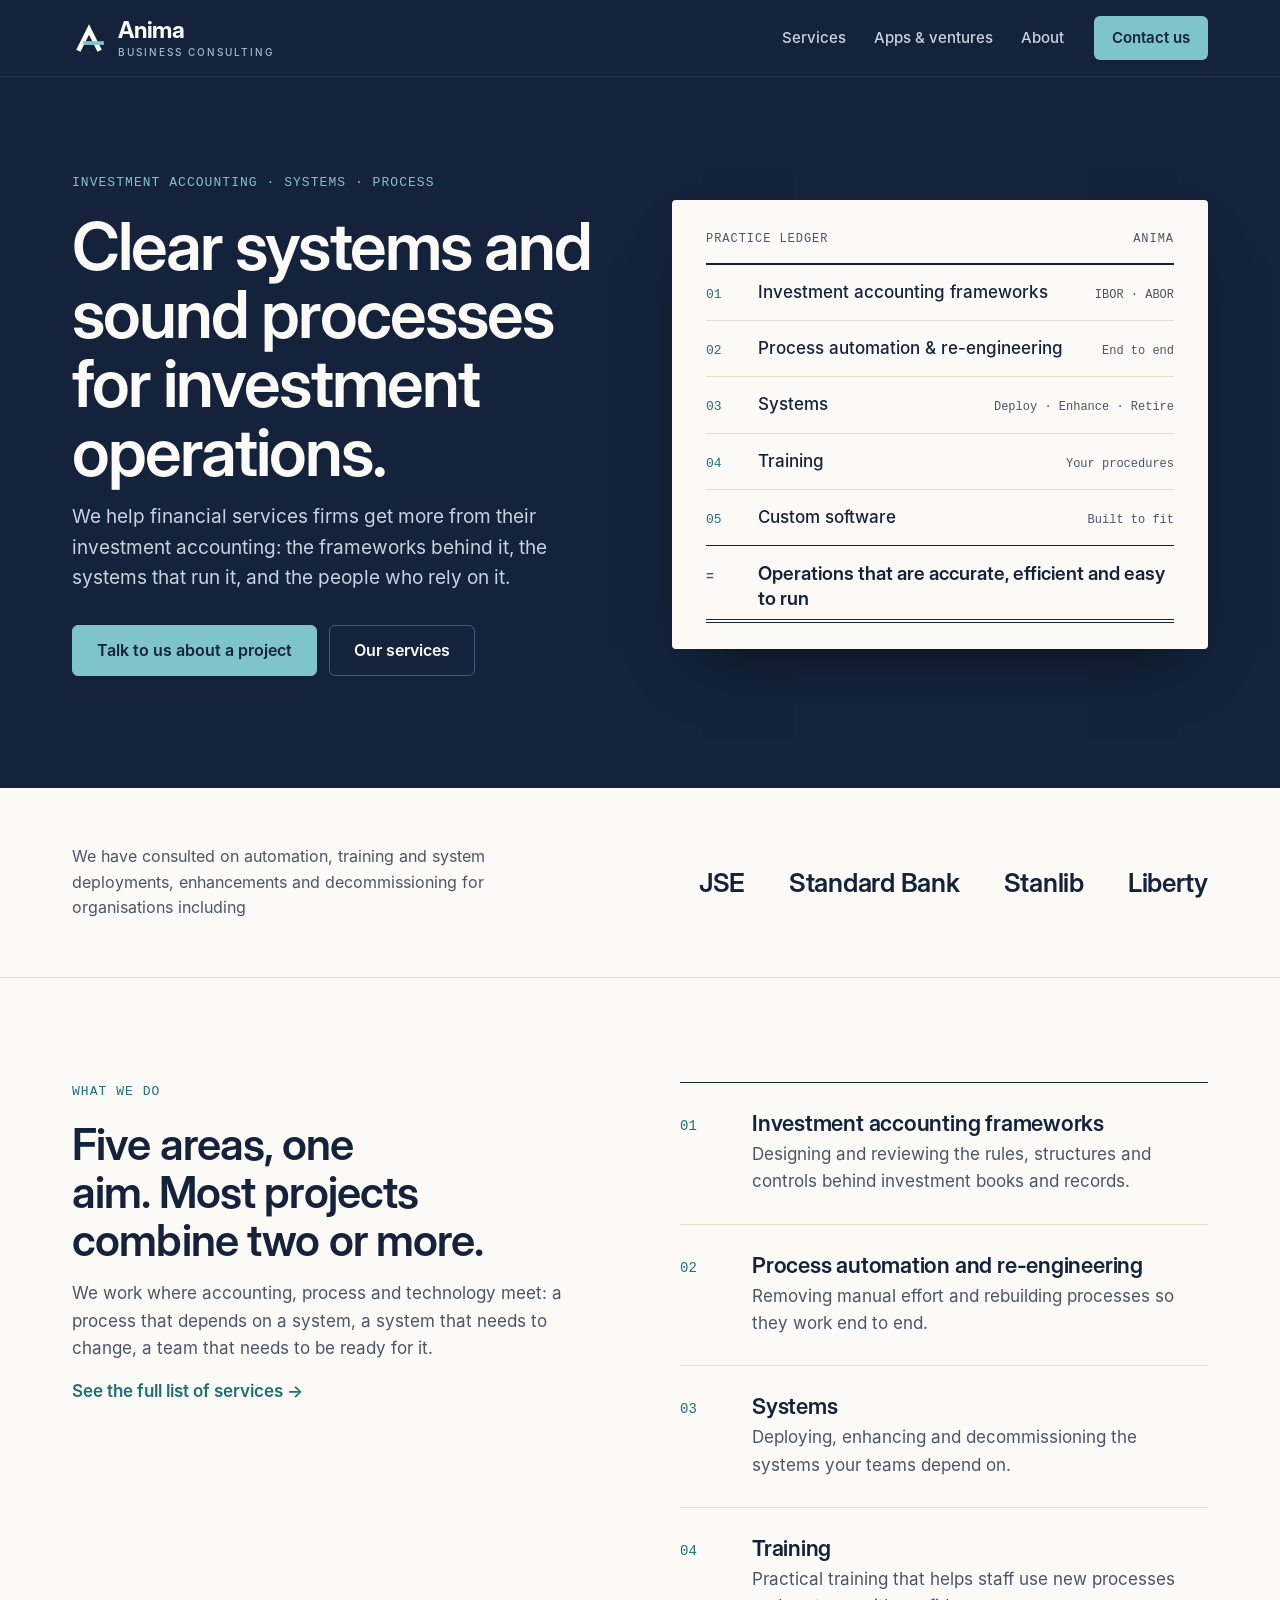
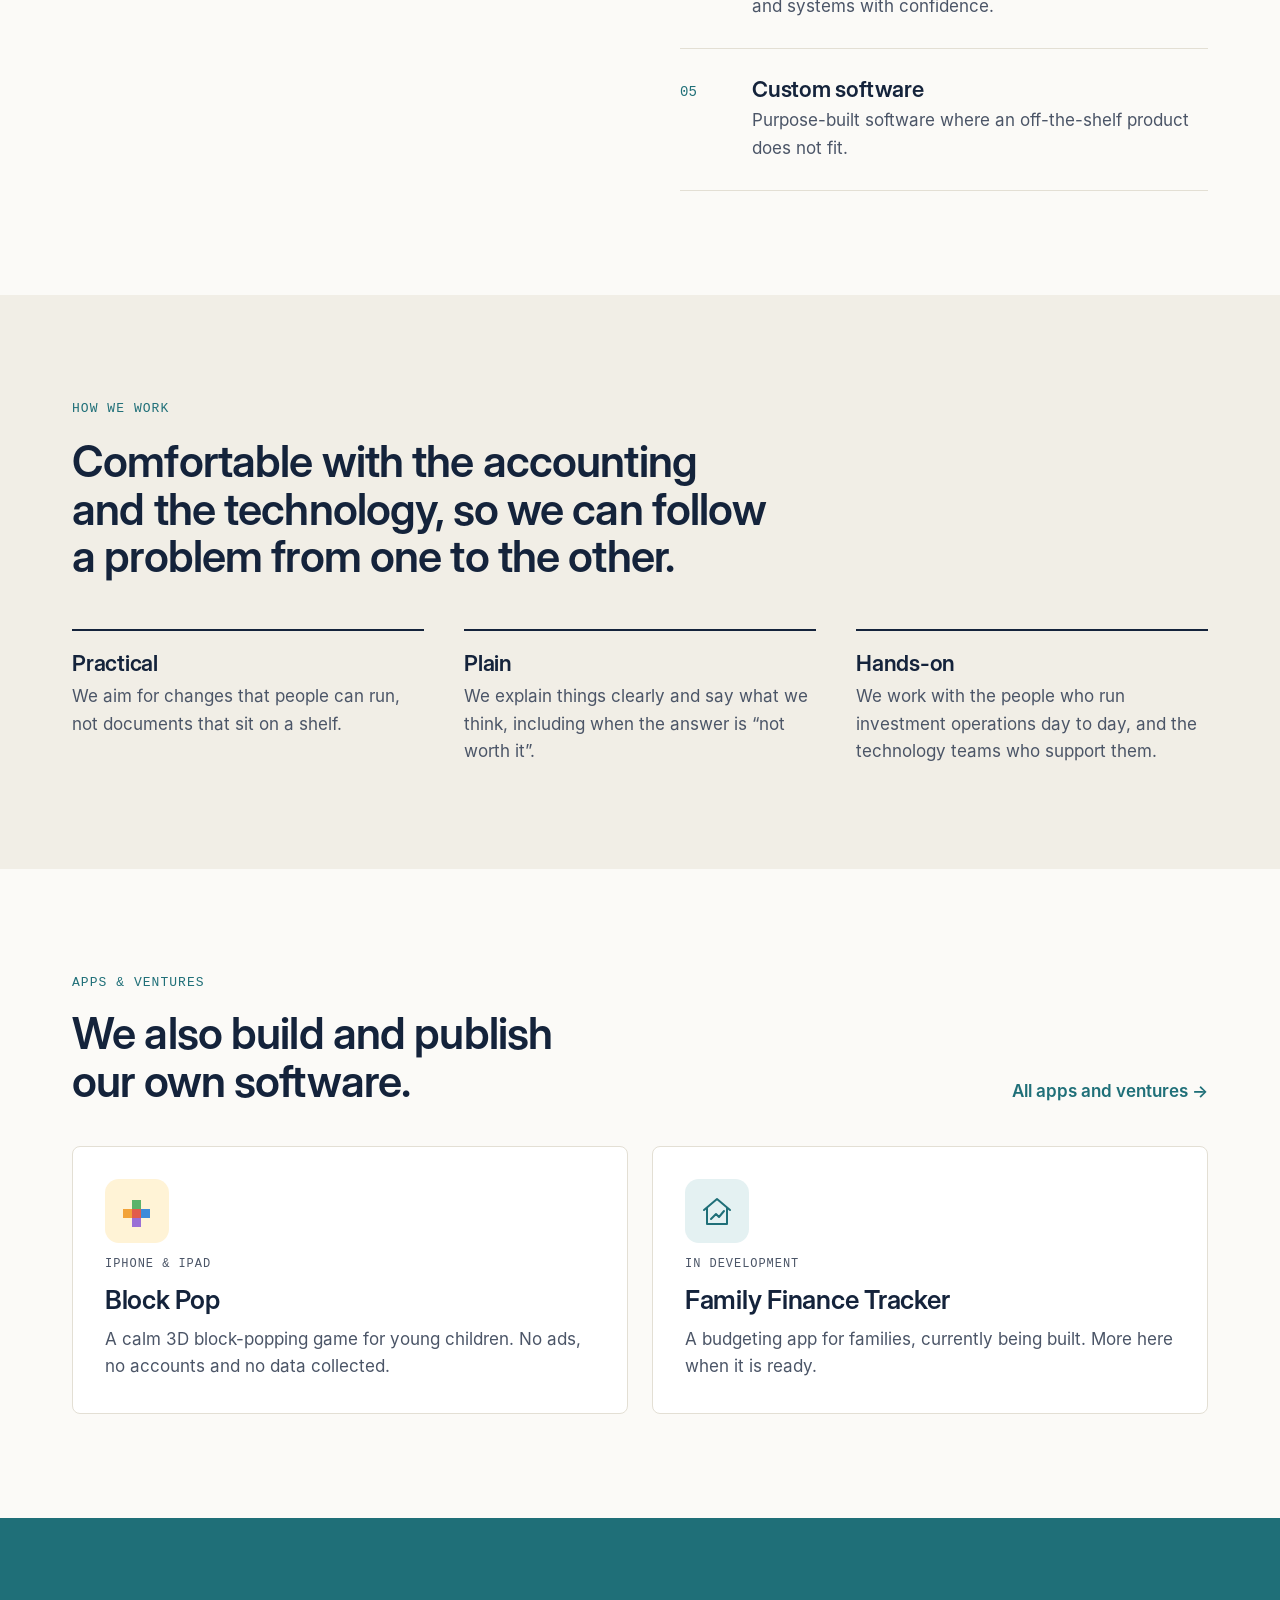
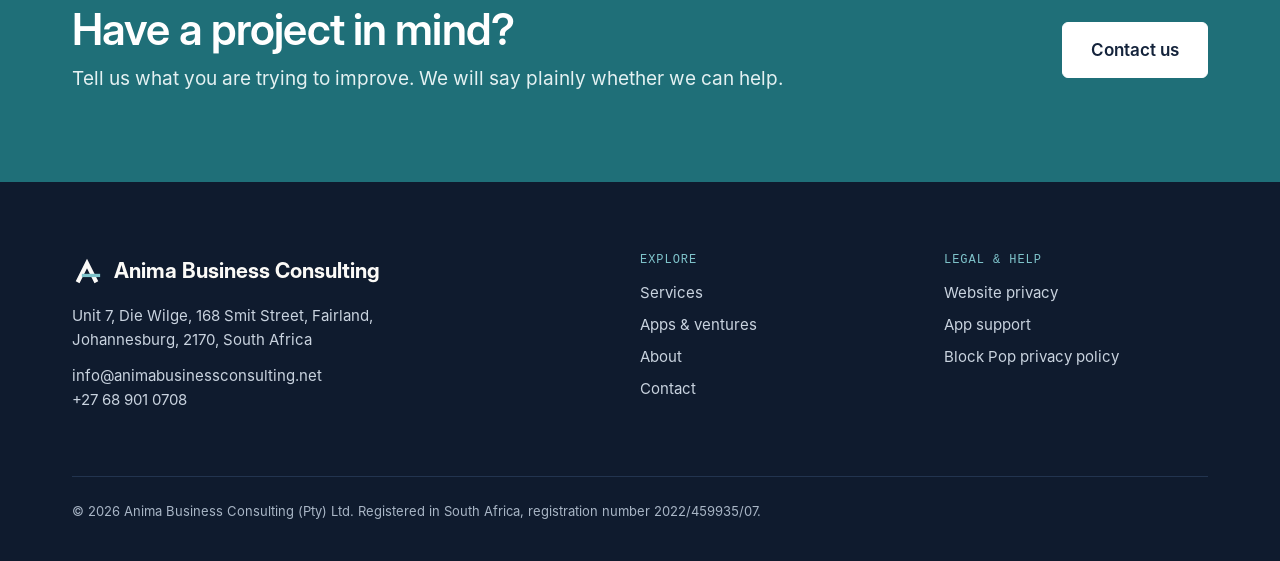
<file: index.html>
<!doctype html>
<html lang="en-ZA">
<head>
<meta charset="utf-8">
<meta name="viewport" content="width=device-width, initial-scale=1">
<title>Anima Business Consulting | Investment accounting, systems and process</title>
<meta name="description" content="Anima Business Consulting helps financial services firms with investment accounting frameworks, systems, process re-engineering, training and custom software.">
<meta name="theme-color" content="#14233b">
<link rel="icon" href="/assets/favicon.svg" type="image/svg+xml">
<link rel="stylesheet" href="/assets/style.css">
</head>
<body>
<a class="skip" href="#main">Skip to content</a>
<header class="site-header">
  <div class="wrap bar">
    <a class="brand" href="/" aria-label="Anima Business Consulting, home">
      <svg viewBox="0 0 64 64" aria-hidden="true"><path d="M12 56 L32 16 L52 56" fill="none" stroke="#fbfaf7" stroke-width="9"/><rect x="21" y="38" width="39" height="7" fill="#7fc4cb"/></svg>
      <span><span class="name">Anima</span><span class="sub">Business Consulting</span></span>
    </a>
    <button class="nav-toggle" type="button" aria-expanded="false" aria-controls="site-nav">Menu</button>
    <nav id="site-nav" aria-label="Main">
      <a href="/services/">Services</a>
      <a href="/products/">Apps &amp; ventures</a>
      <a href="/about/">About</a>
      <a class="nav-cta" href="/contact/">Contact us</a>
    </nav>
  </div>
</header>
<main id="main">
<section class="hero">
  <div class="wrap hero-grid">
    <div>
      <p class="eyebrow">Investment accounting &middot; Systems &middot; Process</p>
      <h1>Clear systems and sound processes for investment operations.</h1>
      <p class="lead">We help financial services firms get more from their investment accounting: the frameworks behind it, the systems that run it, and the people who rely on it.</p>
      <div class="actions">
        <a class="btn" href="/contact/">Talk to us about a project</a>
        <a class="btn ghost" href="/services/">Our services</a>
      </div>
    </div>
    <div class="ledger" role="img" aria-label="Our five practice areas: investment accounting frameworks, process automation and re-engineering, systems, training, and custom software. Together: operations that are accurate, efficient and easy to run.">
      <div class="ledger-head" aria-hidden="true"><span>Practice ledger</span><span>Anima</span></div>
      <ol aria-hidden="true">
        <li><span class="n">01</span><span>Investment accounting frameworks</span><span class="k">IBOR &middot; ABOR</span></li>
        <li><span class="n">02</span><span>Process automation &amp; re-engineering</span><span class="k">End to end</span></li>
        <li><span class="n">03</span><span>Systems</span><span class="k">Deploy &middot; Enhance &middot; Retire</span></li>
        <li><span class="n">04</span><span>Training</span><span class="k">Your procedures</span></li>
        <li><span class="n">05</span><span>Custom software</span><span class="k">Built to fit</span></li>
      </ol>
      <div class="total" aria-hidden="true"><span class="n">=</span><span>Operations that are accurate, efficient and easy to run</span></div>
    </div>
  </div>
</section>

<section class="clients">
  <div class="wrap">
    <p>We have consulted on automation, training and system deployments, enhancements and decommissioning for organisations including</p>
    <ul aria-label="Clients">
      <li>JSE</li><li>Standard Bank</li><li>Stanlib</li><li>Liberty</li>
    </ul>
  </div>
</section>

<section>
  <div class="wrap split">
    <div class="split-intro">
      <p class="eyebrow">What we do</p>
      <h2>Five areas, one aim. Most projects combine two or more.</h2>
      <p class="lead">We work where accounting, process and technology meet: a process that depends on a system, a system that needs to change, a team that needs to be ready for it.</p>
      <p><a class="more" href="/services/">See the full list of services &rarr;</a></p>
    </div>
    <ol class="numlist">
      <li><span class="n">01</span><div><h3>Investment accounting frameworks</h3><p>Designing and reviewing the rules, structures and controls behind investment books and records.</p></div></li>
      <li><span class="n">02</span><div><h3>Process automation and re-engineering</h3><p>Removing manual effort and rebuilding processes so they work end to end.</p></div></li>
      <li><span class="n">03</span><div><h3>Systems</h3><p>Deploying, enhancing and decommissioning the systems your teams depend on.</p></div></li>
      <li><span class="n">04</span><div><h3>Training</h3><p>Practical training that helps staff use new processes and systems with confidence.</p></div></li>
      <li><span class="n">05</span><div><h3>Custom software</h3><p>Purpose-built software where an off-the-shelf product does not fit.</p></div></li>
    </ol>
  </div>
</section>

<section class="band">
  <div class="wrap">
    <p class="eyebrow">How we work</p>
    <h2 style="max-width:20em">Comfortable with the accounting and the technology, so we can follow a problem from one to the other.</h2>
    <div class="principles">
      <div><h3>Practical</h3><p>We aim for changes that people can run, not documents that sit on a shelf.</p></div>
      <div><h3>Plain</h3><p>We explain things clearly and say what we think, including when the answer is &ldquo;not worth it&rdquo;.</p></div>
      <div><h3>Hands-on</h3><p>We work with the people who run investment operations day to day, and the technology teams who support them.</p></div>
    </div>
  </div>
</section>

<section>
  <div class="wrap">
    <div class="section-head">
      <div>
        <p class="eyebrow">Apps &amp; ventures</p>
        <h2>We also build and publish our own software.</h2>
      </div>
      <a class="more" href="/products/">All apps and ventures &rarr;</a>
    </div>
    <div class="grid">
      <a class="card" href="/apps/block-pop/">
        <span class="app-icon warm"><svg viewBox="0 0 36 36" aria-hidden="true"><rect x="4" y="16" width="9" height="9" fill="#f2a33a"/><rect x="13" y="16" width="9" height="9" fill="#e25c4b"/><rect x="22" y="16" width="9" height="9" fill="#3d8bd9"/><rect x="13" y="7" width="9" height="9" fill="#5bb36a"/><rect x="13" y="25" width="9" height="9" fill="#9a6fd6"/></svg></span>
        <span class="tag">iPhone &amp; iPad</span>
        <h3>Block Pop</h3>
        <p>A calm 3D block-popping game for young children. No ads, no accounts and no data collected.</p>
      </a>
      <a class="card" href="/products/">
        <span class="app-icon cool"><svg viewBox="0 0 36 36" fill="none" stroke="#1f6f78" stroke-width="2" stroke-linecap="round" stroke-linejoin="round" aria-hidden="true"><path d="M5 17 L18 6 L31 17"/><path d="M8 15 V31 H28 V15"/><path d="M12 26 L17 21 L20 24 L25 18"/></svg></span>
        <span class="tag">In development</span>
        <h3>Family Finance Tracker</h3>
        <p>A budgeting app for families, currently being built. More here when it is ready.</p>
      </a>
    </div>
  </div>
</section>

<section class="band-dark">
  <div class="wrap">
    <div>
      <h2>Have a project in mind?</h2>
      <p>Tell us what you are trying to improve. We will say plainly whether we can help.</p>
    </div>
    <a class="btn" href="/contact/">Contact us</a>
  </div>
</section>
</main>
<footer class="site-footer">
  <div class="wrap">
    <div class="foot">
      <div>
        <p class="foot-brand"><svg width="30" height="30" viewBox="0 0 64 64" aria-hidden="true"><path d="M12 56 L32 16 L52 56" fill="none" stroke="#fbfaf7" stroke-width="9"/><rect x="21" y="38" width="39" height="7" fill="#7fc4cb"/></svg><span>Anima Business Consulting</span></p>
        <address>Unit 7, Die Wilge, 168 Smit Street, Fairland, Johannesburg, 2170, South Africa</address>
        <p><a href="mailto:info@animabusinessconsulting.net">info@animabusinessconsulting.net</a><br><a href="tel:+27689010708">+27 68 901 0708</a></p>
      </div>
      <div>
        <h3>Explore</h3>
        <ul>
          <li><a href="/services/">Services</a></li>
          <li><a href="/products/">Apps &amp; ventures</a></li>
          <li><a href="/about/">About</a></li>
          <li><a href="/contact/">Contact</a></li>
        </ul>
      </div>
      <div>
        <h3>Legal &amp; help</h3>
        <ul>
          <li><a href="/privacy/">Website privacy</a></li>
          <li><a href="/support/">App support</a></li>
          <li><a href="/apps/block-pop/privacy/">Block Pop privacy policy</a></li>
        </ul>
      </div>
    </div>
    <p class="legal">&copy; 2026 Anima Business Consulting (Pty) Ltd. Registered in South Africa, registration number 2022/459935/07.</p>
  </div>
</footer>
<script src="/assets/site.js"></script>
</body>
</html>
</file>
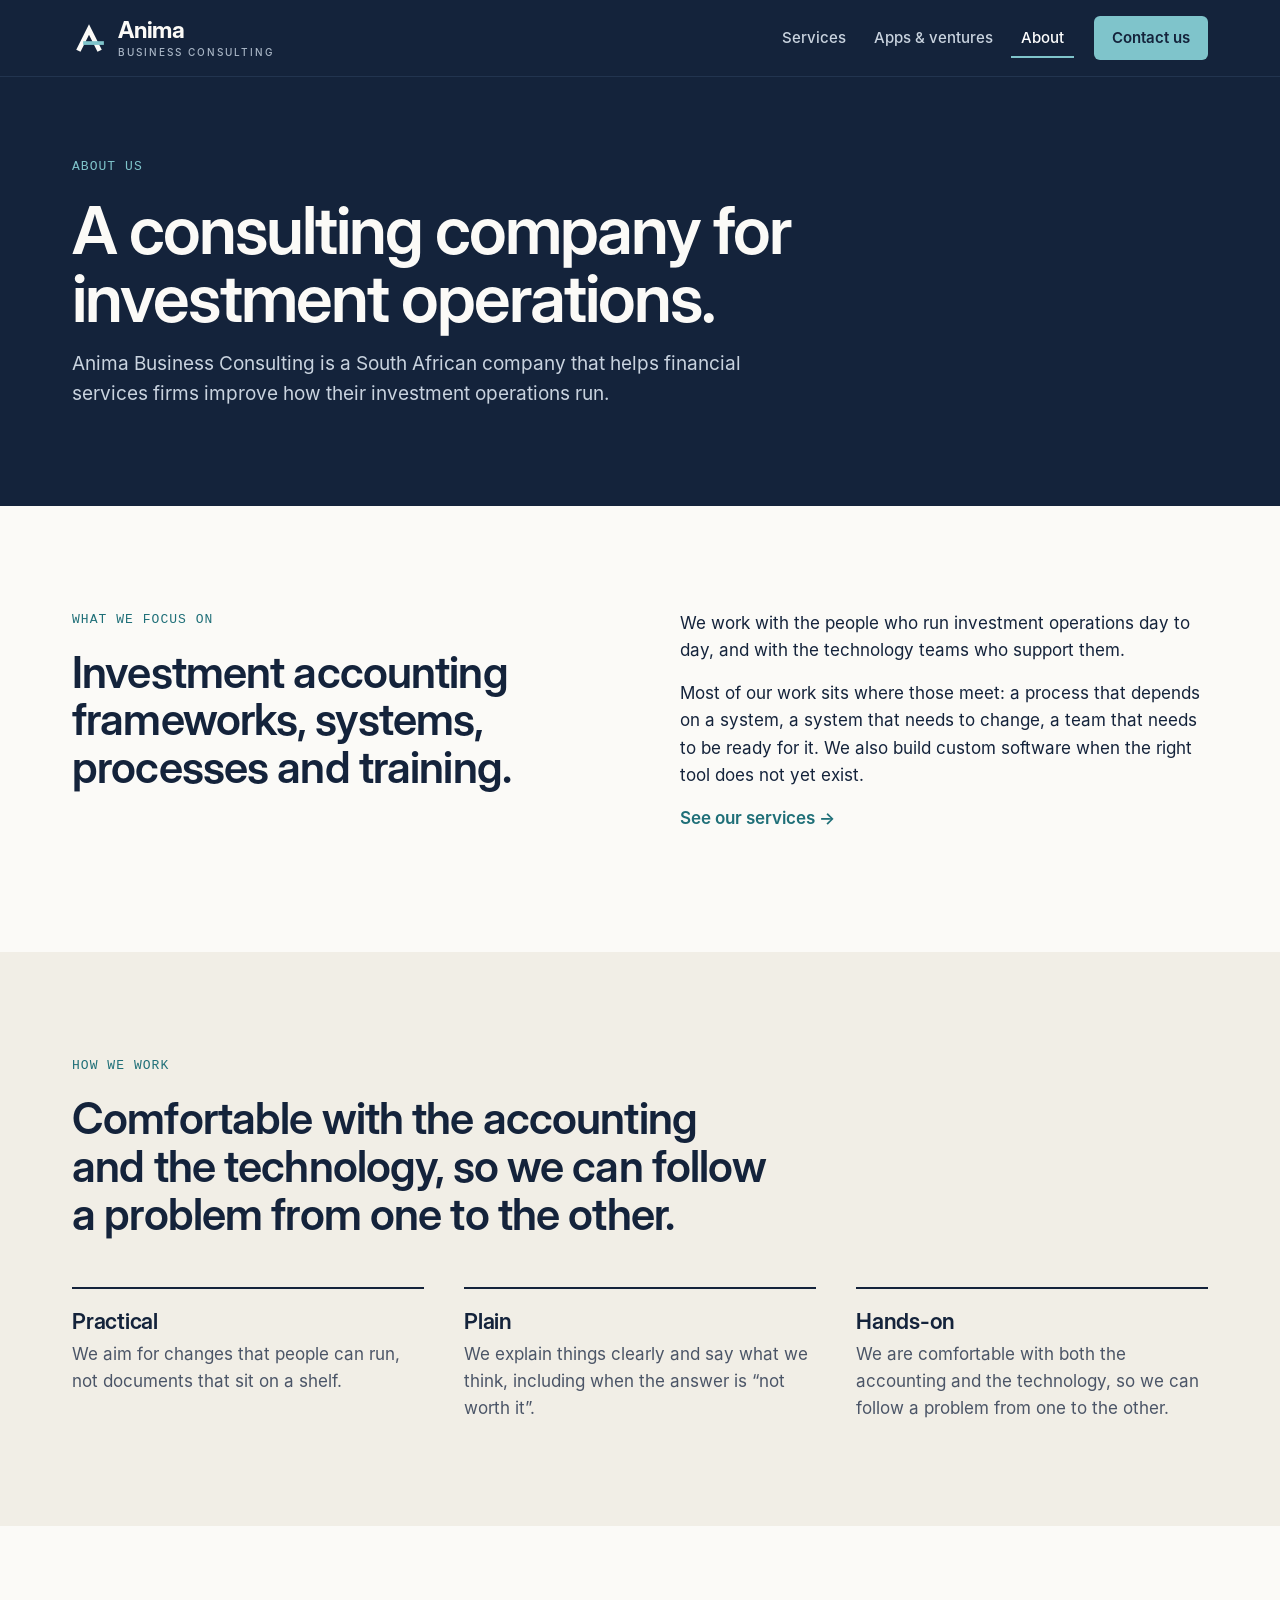
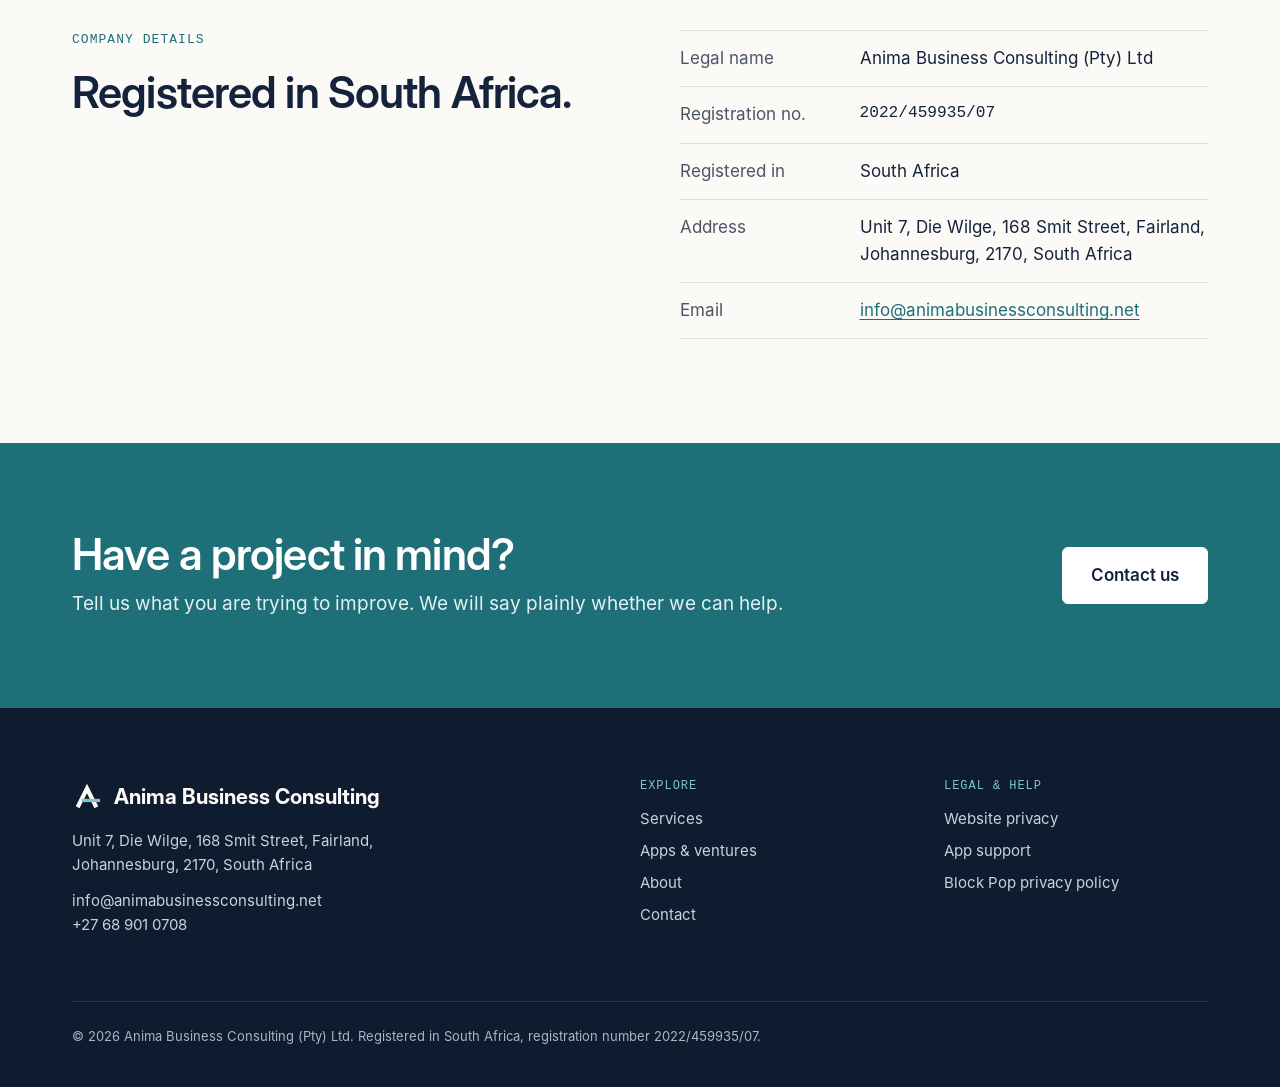
<file: about/index.html>
<!doctype html>
<html lang="en-ZA">
<head>
<meta charset="utf-8">
<meta name="viewport" content="width=device-width, initial-scale=1">
<title>About | Anima Business Consulting</title>
<meta name="description" content="About Anima Business Consulting, a South African consulting company specialising in investment accounting, systems and process.">
<meta name="theme-color" content="#14233b">
<link rel="icon" href="/assets/favicon.svg" type="image/svg+xml">
<link rel="stylesheet" href="/assets/style.css">
</head>
<body>
<a class="skip" href="#main">Skip to content</a>
<header class="site-header">
  <div class="wrap bar">
    <a class="brand" href="/" aria-label="Anima Business Consulting, home">
      <svg viewBox="0 0 64 64" aria-hidden="true"><path d="M12 56 L32 16 L52 56" fill="none" stroke="#fbfaf7" stroke-width="9"/><rect x="21" y="38" width="39" height="7" fill="#7fc4cb"/></svg>
      <span><span class="name">Anima</span><span class="sub">Business Consulting</span></span>
    </a>
    <button class="nav-toggle" type="button" aria-expanded="false" aria-controls="site-nav">Menu</button>
    <nav id="site-nav" aria-label="Main">
      <a href="/services/">Services</a>
      <a href="/products/">Apps &amp; ventures</a>
      <a href="/about/" aria-current="page">About</a>
      <a class="nav-cta" href="/contact/">Contact us</a>
    </nav>
  </div>
</header>
<main id="main">
<section class="page-head">
  <div class="wrap">
    <p class="eyebrow">About us</p>
    <h1>A consulting company for investment operations.</h1>
    <p class="lead">Anima Business Consulting is a South African company that helps financial services firms improve how their investment operations run.</p>
  </div>
</section>

<section>
  <div class="wrap split">
    <div class="split-intro">
      <p class="eyebrow">What we focus on</p>
      <h2>Investment accounting frameworks, systems, processes and training.</h2>
    </div>
    <div class="prose">
      <p>We work with the people who run investment operations day to day, and with the technology teams who support them.</p>
      <p>Most of our work sits where those meet: a process that depends on a system, a system that needs to change, a team that needs to be ready for it. We also build custom software when the right tool does not yet exist.</p>
      <p><a class="more" href="/services/">See our services &rarr;</a></p>
    </div>
  </div>
</section>

<section class="band">
  <div class="wrap">
    <p class="eyebrow">How we work</p>
    <h2 style="max-width:20em">Comfortable with the accounting and the technology, so we can follow a problem from one to the other.</h2>
    <div class="principles">
      <div><h3>Practical</h3><p>We aim for changes that people can run, not documents that sit on a shelf.</p></div>
      <div><h3>Plain</h3><p>We explain things clearly and say what we think, including when the answer is &ldquo;not worth it&rdquo;.</p></div>
      <div><h3>Hands-on</h3><p>We are comfortable with both the accounting and the technology, so we can follow a problem from one to the other.</p></div>
    </div>
  </div>
</section>

<section>
  <div class="wrap split">
    <div class="split-intro">
      <p class="eyebrow">Company details</p>
      <h2>Registered in South Africa.</h2>
    </div>
    <div>
      <table class="facts">
        <tr><th>Legal name</th><td>Anima Business Consulting (Pty) Ltd</td></tr>
        <tr><th>Registration no.</th><td class="mono">2022/459935/07</td></tr>
        <tr><th>Registered in</th><td>South Africa</td></tr>
        <tr><th>Address</th><td>Unit 7, Die Wilge, 168 Smit Street, Fairland, Johannesburg, 2170, South Africa</td></tr>
        <tr><th>Email</th><td><a href="mailto:info@animabusinessconsulting.net">info@animabusinessconsulting.net</a></td></tr>
      </table>
    </div>
  </div>
</section>

<section class="band-dark">
  <div class="wrap">
    <div>
      <h2>Have a project in mind?</h2>
      <p>Tell us what you are trying to improve. We will say plainly whether we can help.</p>
    </div>
    <a class="btn" href="/contact/">Contact us</a>
  </div>
</section>
</main>
<footer class="site-footer">
  <div class="wrap">
    <div class="foot">
      <div>
        <p class="foot-brand"><svg width="30" height="30" viewBox="0 0 64 64" aria-hidden="true"><path d="M12 56 L32 16 L52 56" fill="none" stroke="#fbfaf7" stroke-width="9"/><rect x="21" y="38" width="39" height="7" fill="#7fc4cb"/></svg><span>Anima Business Consulting</span></p>
        <address>Unit 7, Die Wilge, 168 Smit Street, Fairland, Johannesburg, 2170, South Africa</address>
        <p><a href="mailto:info@animabusinessconsulting.net">info@animabusinessconsulting.net</a><br><a href="tel:+27689010708">+27 68 901 0708</a></p>
      </div>
      <div>
        <h3>Explore</h3>
        <ul>
          <li><a href="/services/">Services</a></li>
          <li><a href="/products/">Apps &amp; ventures</a></li>
          <li><a href="/about/">About</a></li>
          <li><a href="/contact/">Contact</a></li>
        </ul>
      </div>
      <div>
        <h3>Legal &amp; help</h3>
        <ul>
          <li><a href="/privacy/">Website privacy</a></li>
          <li><a href="/support/">App support</a></li>
          <li><a href="/apps/block-pop/privacy/">Block Pop privacy policy</a></li>
        </ul>
      </div>
    </div>
    <p class="legal">&copy; 2026 Anima Business Consulting (Pty) Ltd. Registered in South Africa, registration number 2022/459935/07.</p>
  </div>
</footer>
<script src="/assets/site.js"></script>
</body>
</html>
</file>
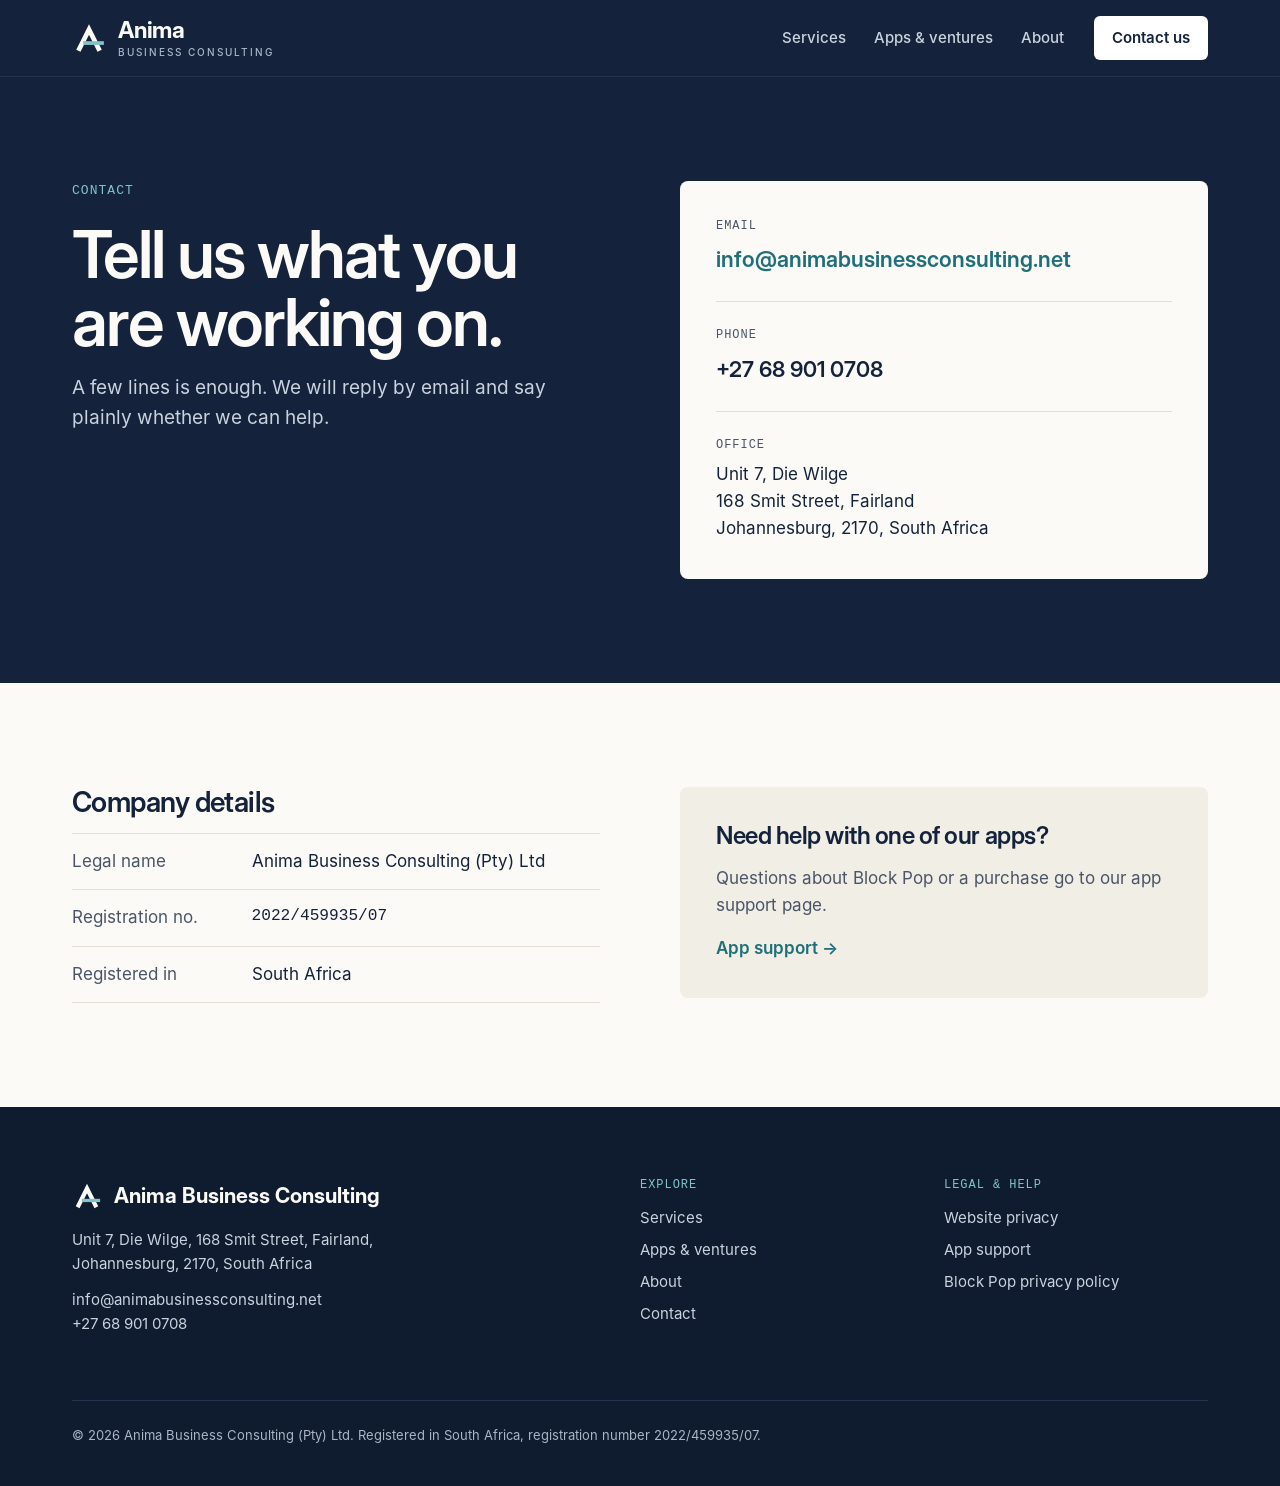
<file: contact/index.html>
<!doctype html>
<html lang="en-ZA">
<head>
<meta charset="utf-8">
<meta name="viewport" content="width=device-width, initial-scale=1">
<title>Contact | Anima Business Consulting</title>
<meta name="description" content="Contact Anima Business Consulting by email or phone. Johannesburg, South Africa.">
<meta name="theme-color" content="#14233b">
<link rel="icon" href="/assets/favicon.svg" type="image/svg+xml">
<link rel="stylesheet" href="/assets/style.css">
</head>
<body>
<a class="skip" href="#main">Skip to content</a>
<header class="site-header">
  <div class="wrap bar">
    <a class="brand" href="/" aria-label="Anima Business Consulting, home">
      <svg viewBox="0 0 64 64" aria-hidden="true"><path d="M12 56 L32 16 L52 56" fill="none" stroke="#fbfaf7" stroke-width="9"/><rect x="21" y="38" width="39" height="7" fill="#7fc4cb"/></svg>
      <span><span class="name">Anima</span><span class="sub">Business Consulting</span></span>
    </a>
    <button class="nav-toggle" type="button" aria-expanded="false" aria-controls="site-nav">Menu</button>
    <nav id="site-nav" aria-label="Main">
      <a href="/services/">Services</a>
      <a href="/products/">Apps &amp; ventures</a>
      <a href="/about/">About</a>
      <a class="nav-cta" href="/contact/" aria-current="page">Contact us</a>
    </nav>
  </div>
</header>
<main id="main">
<section class="dark">
  <div class="wrap contact-grid">
    <div>
      <p class="eyebrow">Contact</p>
      <h1>Tell us what you are working on.</h1>
      <p class="lead">A few lines is enough. We will reply by email and say plainly whether we can help.</p>
    </div>
    <div class="contact-card">
      <div><span class="tag">Email</span><a class="big" href="mailto:info@animabusinessconsulting.net">info@animabusinessconsulting.net</a></div>
      <div><span class="tag">Phone</span><a class="big ink" href="tel:+27689010708">+27 68 901 0708</a></div>
      <div><span class="tag">Office</span><address>Unit 7, Die Wilge<br>168 Smit Street, Fairland<br>Johannesburg, 2170, South Africa</address></div>
    </div>
  </div>
</section>
<section>
  <div class="wrap contact-grid">
    <div>
      <h2 style="font-size:28px">Company details</h2>
      <table class="facts">
      <tr><th>Legal name</th><td>Anima Business Consulting (Pty) Ltd</td></tr>
      <tr><th>Registration no.</th><td class="mono">2022/459935/07</td></tr>
      <tr><th>Registered in</th><td>South Africa</td></tr>
    </table>
    </div>
    <div class="aside">
      <h2>Need help with one of our apps?</h2>
      <p>Questions about Block Pop or a purchase go to our app support page.</p>
      <a class="more" href="/support/">App support &rarr;</a>
    </div>
  </div>
</section>
</main>
<footer class="site-footer">
  <div class="wrap">
    <div class="foot">
      <div>
        <p class="foot-brand"><svg width="30" height="30" viewBox="0 0 64 64" aria-hidden="true"><path d="M12 56 L32 16 L52 56" fill="none" stroke="#fbfaf7" stroke-width="9"/><rect x="21" y="38" width="39" height="7" fill="#7fc4cb"/></svg><span>Anima Business Consulting</span></p>
        <address>Unit 7, Die Wilge, 168 Smit Street, Fairland, Johannesburg, 2170, South Africa</address>
        <p><a href="mailto:info@animabusinessconsulting.net">info@animabusinessconsulting.net</a><br><a href="tel:+27689010708">+27 68 901 0708</a></p>
      </div>
      <div>
        <h3>Explore</h3>
        <ul>
          <li><a href="/services/">Services</a></li>
          <li><a href="/products/">Apps &amp; ventures</a></li>
          <li><a href="/about/">About</a></li>
          <li><a href="/contact/">Contact</a></li>
        </ul>
      </div>
      <div>
        <h3>Legal &amp; help</h3>
        <ul>
          <li><a href="/privacy/">Website privacy</a></li>
          <li><a href="/support/">App support</a></li>
          <li><a href="/apps/block-pop/privacy/">Block Pop privacy policy</a></li>
        </ul>
      </div>
    </div>
    <p class="legal">&copy; 2026 Anima Business Consulting (Pty) Ltd. Registered in South Africa, registration number 2022/459935/07.</p>
  </div>
</footer>
<script src="/assets/site.js"></script>
</body>
</html>
</file>
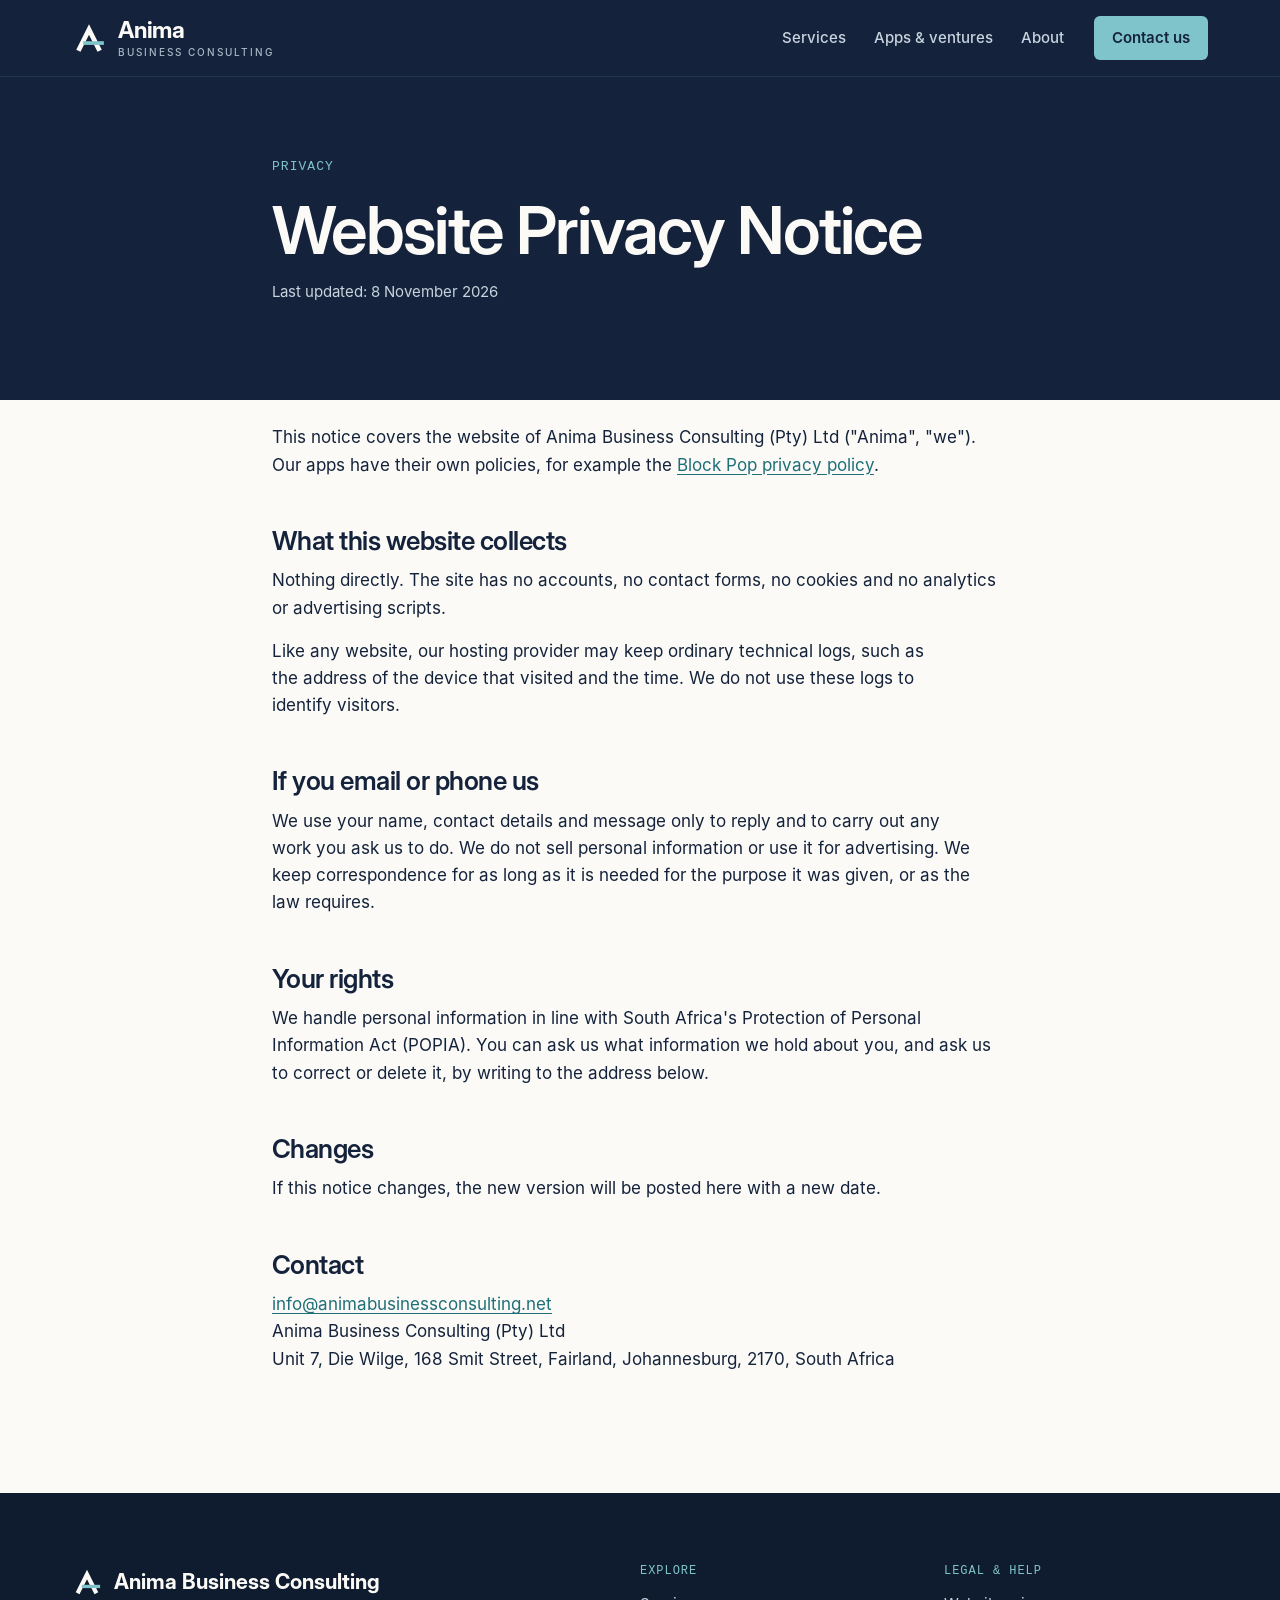
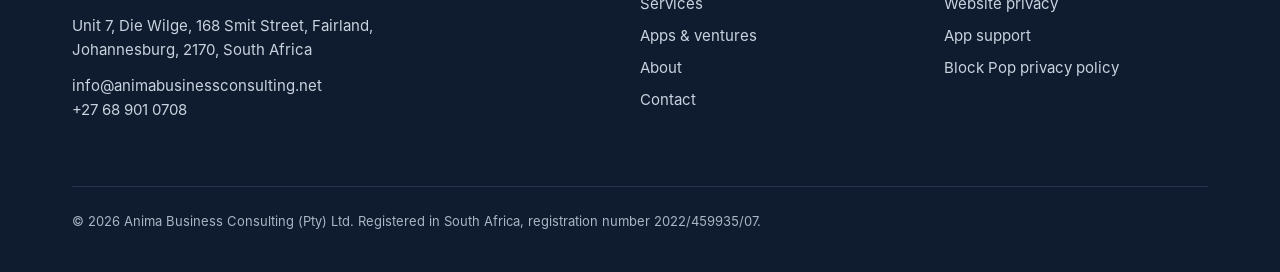
<file: privacy/index.html>
<!doctype html>
<html lang="en-ZA">
<head>
<meta charset="utf-8">
<meta name="viewport" content="width=device-width, initial-scale=1">
<title>Website Privacy Notice | Anima Business Consulting</title>
<meta name="description" content="How the Anima Business Consulting website handles personal information.">
<meta name="theme-color" content="#14233b">
<link rel="icon" href="/assets/favicon.svg" type="image/svg+xml">
<link rel="stylesheet" href="/assets/style.css">
</head>
<body>
<a class="skip" href="#main">Skip to content</a>
<header class="site-header">
  <div class="wrap bar">
    <a class="brand" href="/" aria-label="Anima Business Consulting, home">
      <svg viewBox="0 0 64 64" aria-hidden="true"><path d="M12 56 L32 16 L52 56" fill="none" stroke="#fbfaf7" stroke-width="9"/><rect x="21" y="38" width="39" height="7" fill="#7fc4cb"/></svg>
      <span><span class="name">Anima</span><span class="sub">Business Consulting</span></span>
    </a>
    <button class="nav-toggle" type="button" aria-expanded="false" aria-controls="site-nav">Menu</button>
    <nav id="site-nav" aria-label="Main">
      <a href="/services/">Services</a>
      <a href="/products/">Apps &amp; ventures</a>
      <a href="/about/">About</a>
      <a class="nav-cta" href="/contact/">Contact us</a>
    </nav>
  </div>
</header>
<main id="main">
<section class="page-head">
  <div class="wrap narrow">
    <p class="eyebrow">Privacy</p>
    <h1>Website Privacy Notice</h1>
  <p class="updated">Last updated: 8 November 2026</p></div>
</section>
<section style="padding-top:24px">
  <div class="wrap narrow prose">
    <p>This notice covers the website of Anima Business Consulting (Pty) Ltd ("Anima", "we"). Our apps have their own policies, for example the <a href="/apps/block-pop/privacy/">Block Pop privacy policy</a>.</p>

    <h2>What this website collects</h2>
    <p>Nothing directly. The site has no accounts, no contact forms, no cookies and no analytics or advertising scripts.</p>
    <p>Like any website, our hosting provider may keep ordinary technical logs, such as the address of the device that visited and the time. We do not use these logs to identify visitors.</p>

    <h2>If you email or phone us</h2>
    <p>We use your name, contact details and message only to reply and to carry out any work you ask us to do. We do not sell personal information or use it for advertising. We keep correspondence for as long as it is needed for the purpose it was given, or as the law requires.</p>

    <h2>Your rights</h2>
    <p>We handle personal information in line with South Africa's Protection of Personal Information Act (POPIA). You can ask us what information we hold about you, and ask us to correct or delete it, by writing to the address below.</p>

    <h2>Changes</h2>
    <p>If this notice changes, the new version will be posted here with a new date.</p>

    <h2>Contact</h2>
    <p><a href="mailto:info@animabusinessconsulting.net">info@animabusinessconsulting.net</a><br>Anima Business Consulting (Pty) Ltd<br>Unit 7, Die Wilge, 168 Smit Street, Fairland, Johannesburg, 2170, South Africa</p>
  </div>
</section>
</main>
<footer class="site-footer">
  <div class="wrap">
    <div class="foot">
      <div>
        <p class="foot-brand"><svg width="30" height="30" viewBox="0 0 64 64" aria-hidden="true"><path d="M12 56 L32 16 L52 56" fill="none" stroke="#fbfaf7" stroke-width="9"/><rect x="21" y="38" width="39" height="7" fill="#7fc4cb"/></svg><span>Anima Business Consulting</span></p>
        <address>Unit 7, Die Wilge, 168 Smit Street, Fairland, Johannesburg, 2170, South Africa</address>
        <p><a href="mailto:info@animabusinessconsulting.net">info@animabusinessconsulting.net</a><br><a href="tel:+27689010708">+27 68 901 0708</a></p>
      </div>
      <div>
        <h3>Explore</h3>
        <ul>
          <li><a href="/services/">Services</a></li>
          <li><a href="/products/">Apps &amp; ventures</a></li>
          <li><a href="/about/">About</a></li>
          <li><a href="/contact/">Contact</a></li>
        </ul>
      </div>
      <div>
        <h3>Legal &amp; help</h3>
        <ul>
          <li><a href="/privacy/">Website privacy</a></li>
          <li><a href="/support/">App support</a></li>
          <li><a href="/apps/block-pop/privacy/">Block Pop privacy policy</a></li>
        </ul>
      </div>
    </div>
    <p class="legal">&copy; 2026 Anima Business Consulting (Pty) Ltd. Registered in South Africa, registration number 2022/459935/07.</p>
  </div>
</footer>
<script src="/assets/site.js"></script>
</body>
</html>
</file>
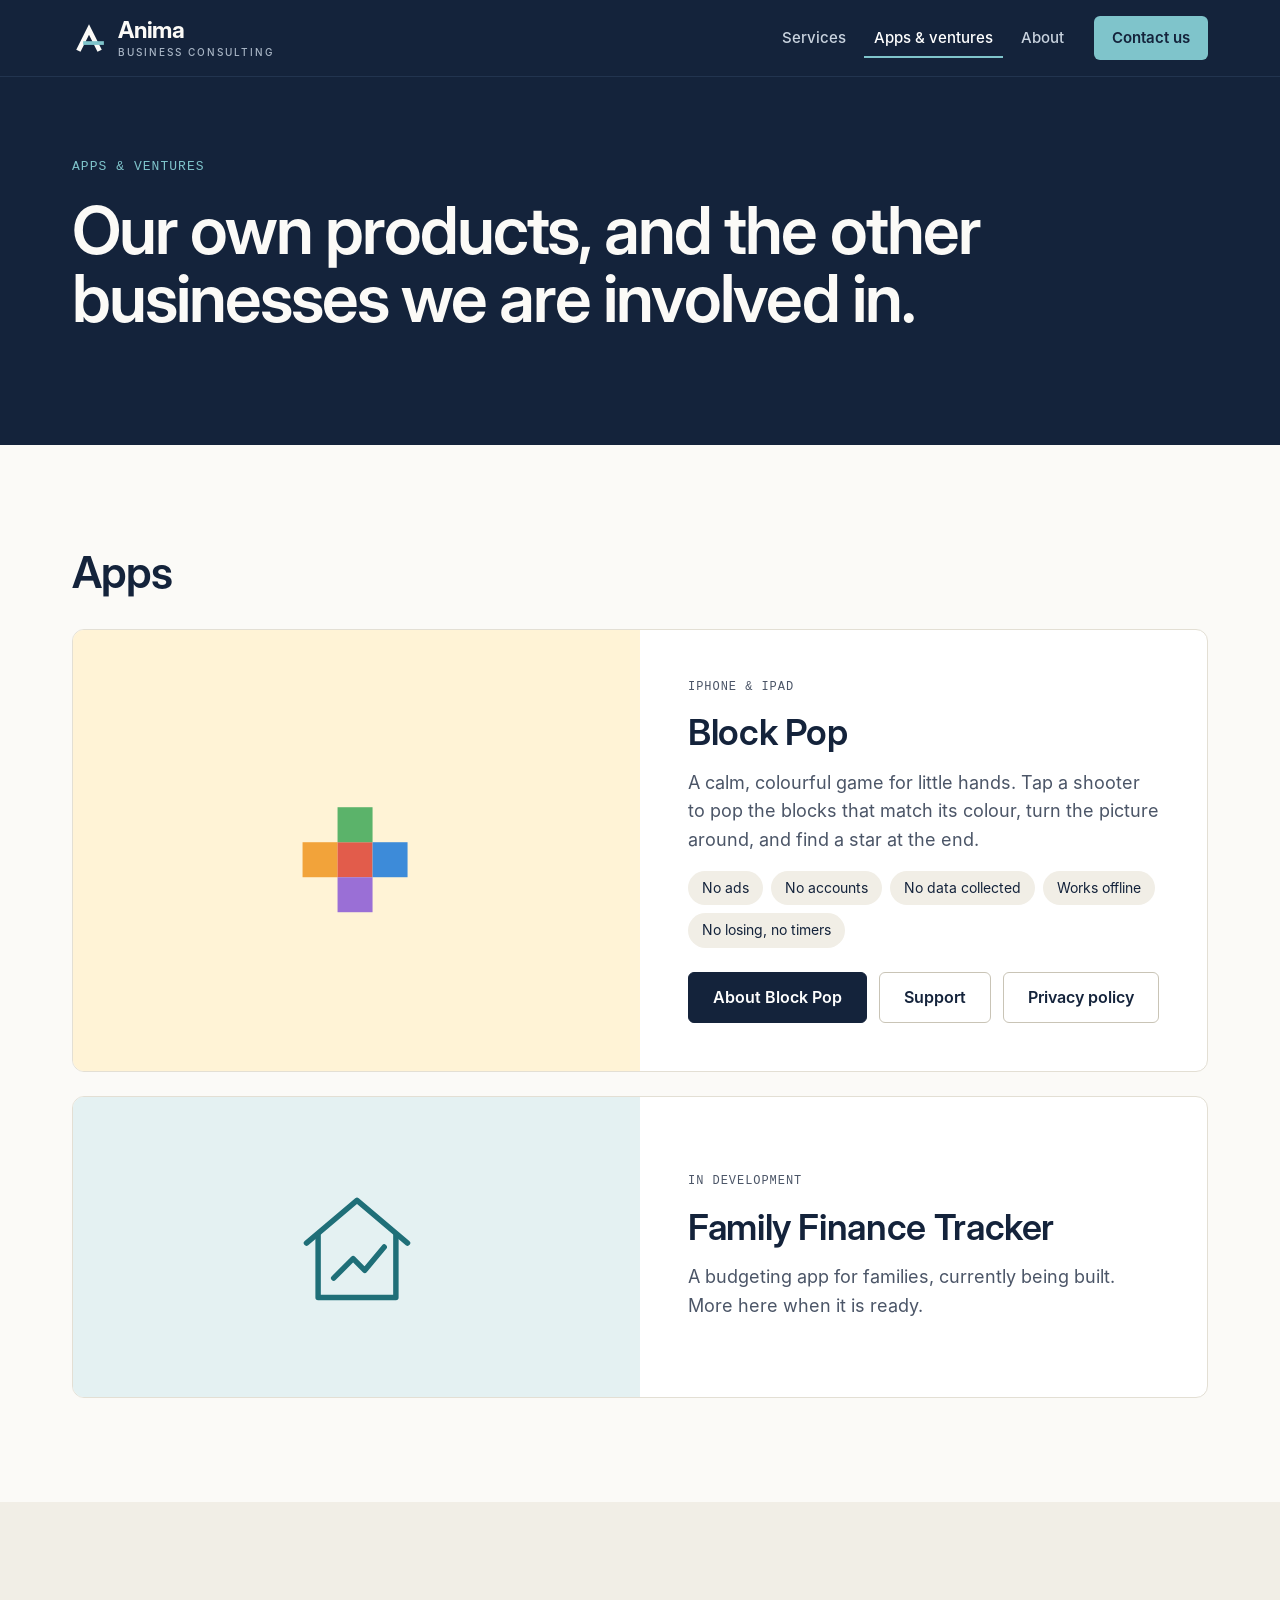
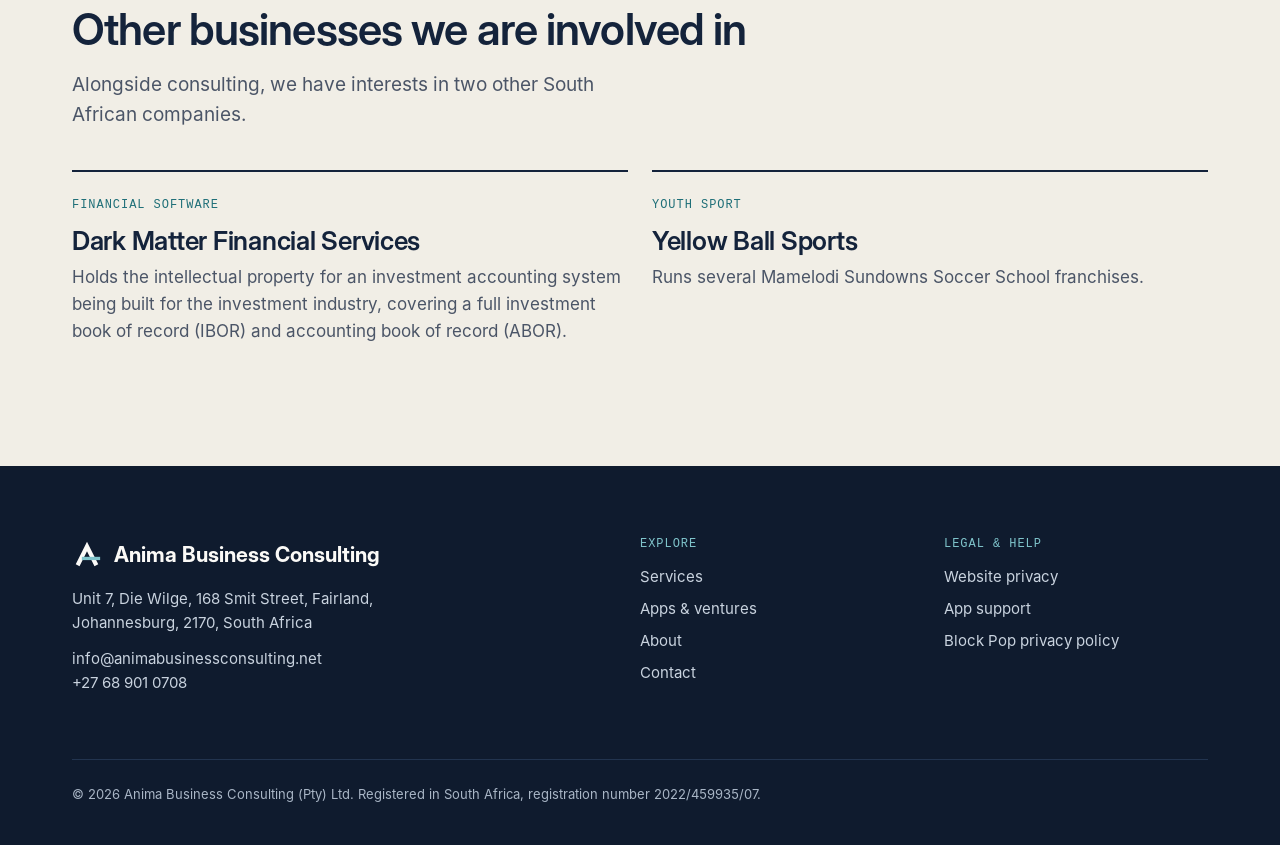
<file: products/index.html>
<!doctype html>
<html lang="en-ZA">
<head>
<meta charset="utf-8">
<meta name="viewport" content="width=device-width, initial-scale=1">
<title>Apps and ventures | Anima Business Consulting</title>
<meta name="description" content="Apps published by Anima Business Consulting, and the other businesses we are involved in.">
<meta name="theme-color" content="#14233b">
<link rel="icon" href="/assets/favicon.svg" type="image/svg+xml">
<link rel="stylesheet" href="/assets/style.css">
</head>
<body>
<a class="skip" href="#main">Skip to content</a>
<header class="site-header">
  <div class="wrap bar">
    <a class="brand" href="/" aria-label="Anima Business Consulting, home">
      <svg viewBox="0 0 64 64" aria-hidden="true"><path d="M12 56 L32 16 L52 56" fill="none" stroke="#fbfaf7" stroke-width="9"/><rect x="21" y="38" width="39" height="7" fill="#7fc4cb"/></svg>
      <span><span class="name">Anima</span><span class="sub">Business Consulting</span></span>
    </a>
    <button class="nav-toggle" type="button" aria-expanded="false" aria-controls="site-nav">Menu</button>
    <nav id="site-nav" aria-label="Main">
      <a href="/services/">Services</a>
      <a href="/products/" aria-current="page">Apps &amp; ventures</a>
      <a href="/about/">About</a>
      <a class="nav-cta" href="/contact/">Contact us</a>
    </nav>
  </div>
</header>
<main id="main">
<section class="page-head">
  <div class="wrap">
    <p class="eyebrow">Apps &amp; ventures</p>
    <h1>Our own products, and the other businesses we are involved in.</h1>
  </div>
</section>

<section>
  <div class="wrap">
    <h2>Apps</h2>
    <article class="feature" style="margin-top:32px">
      <div class="feature-art warm"><svg viewBox="0 0 36 36" aria-hidden="true"><rect x="4" y="16" width="9" height="9" fill="#f2a33a"/><rect x="13" y="16" width="9" height="9" fill="#e25c4b"/><rect x="22" y="16" width="9" height="9" fill="#3d8bd9"/><rect x="13" y="7" width="9" height="9" fill="#5bb36a"/><rect x="13" y="25" width="9" height="9" fill="#9a6fd6"/></svg></div>
      <div class="feature-body">
        <span class="tag">iPhone &amp; iPad</span>
        <h3>Block Pop</h3>
        <p>A calm, colourful game for little hands. Tap a shooter to pop the blocks that match its colour, turn the picture around, and find a star at the end.</p>
        <ul class="chips">
          <li>No ads</li><li>No accounts</li><li>No data collected</li><li>Works offline</li><li>No losing, no timers</li>
        </ul>
        <div class="actions" style="margin-top:8px">
          <a class="btn" href="/apps/block-pop/">About Block Pop</a>
          <a class="btn ghost" href="/apps/block-pop/support/">Support</a>
          <a class="btn ghost" href="/apps/block-pop/privacy/">Privacy policy</a>
        </div>
      </div>
    </article>
    <article class="feature">
      <div class="feature-art cool"><svg viewBox="0 0 36 36" fill="none" stroke="#1f6f78" stroke-width="1.4" stroke-linecap="round" stroke-linejoin="round" aria-hidden="true"><path d="M5 17 L18 6 L31 17"/><path d="M8 15 V31 H28 V15"/><path d="M12 26 L17 21 L20 24 L25 18"/></svg></div>
      <div class="feature-body">
        <span class="tag">In development</span>
        <h3>Family Finance Tracker</h3>
        <p>A budgeting app for families, currently being built. More here when it is ready.</p>
      </div>
    </article>
  </div>
</section>

<section class="band">
  <div class="wrap">
    <h2>Other businesses we are involved in</h2>
    <p class="lead">Alongside consulting, we have interests in two other South African companies.</p>
    <div class="grid" style="margin-top:40px">
      <article class="ruled">
        <span class="tag">Financial software</span>
        <h3>Dark Matter Financial Services</h3>
        <p>Holds the intellectual property for an investment accounting system being built for the investment industry, covering a full investment book of record (IBOR) and accounting book of record (ABOR).</p>
      </article>
      <article class="ruled">
        <span class="tag">Youth sport</span>
        <h3>Yellow Ball Sports</h3>
        <p>Runs several Mamelodi Sundowns Soccer School franchises.</p>
      </article>
    </div>
  </div>
</section>
</main>
<footer class="site-footer">
  <div class="wrap">
    <div class="foot">
      <div>
        <p class="foot-brand"><svg width="30" height="30" viewBox="0 0 64 64" aria-hidden="true"><path d="M12 56 L32 16 L52 56" fill="none" stroke="#fbfaf7" stroke-width="9"/><rect x="21" y="38" width="39" height="7" fill="#7fc4cb"/></svg><span>Anima Business Consulting</span></p>
        <address>Unit 7, Die Wilge, 168 Smit Street, Fairland, Johannesburg, 2170, South Africa</address>
        <p><a href="mailto:info@animabusinessconsulting.net">info@animabusinessconsulting.net</a><br><a href="tel:+27689010708">+27 68 901 0708</a></p>
      </div>
      <div>
        <h3>Explore</h3>
        <ul>
          <li><a href="/services/">Services</a></li>
          <li><a href="/products/">Apps &amp; ventures</a></li>
          <li><a href="/about/">About</a></li>
          <li><a href="/contact/">Contact</a></li>
        </ul>
      </div>
      <div>
        <h3>Legal &amp; help</h3>
        <ul>
          <li><a href="/privacy/">Website privacy</a></li>
          <li><a href="/support/">App support</a></li>
          <li><a href="/apps/block-pop/privacy/">Block Pop privacy policy</a></li>
        </ul>
      </div>
    </div>
    <p class="legal">&copy; 2026 Anima Business Consulting (Pty) Ltd. Registered in South Africa, registration number 2022/459935/07.</p>
  </div>
</footer>
<script src="/assets/site.js"></script>
</body>
</html>
</file>
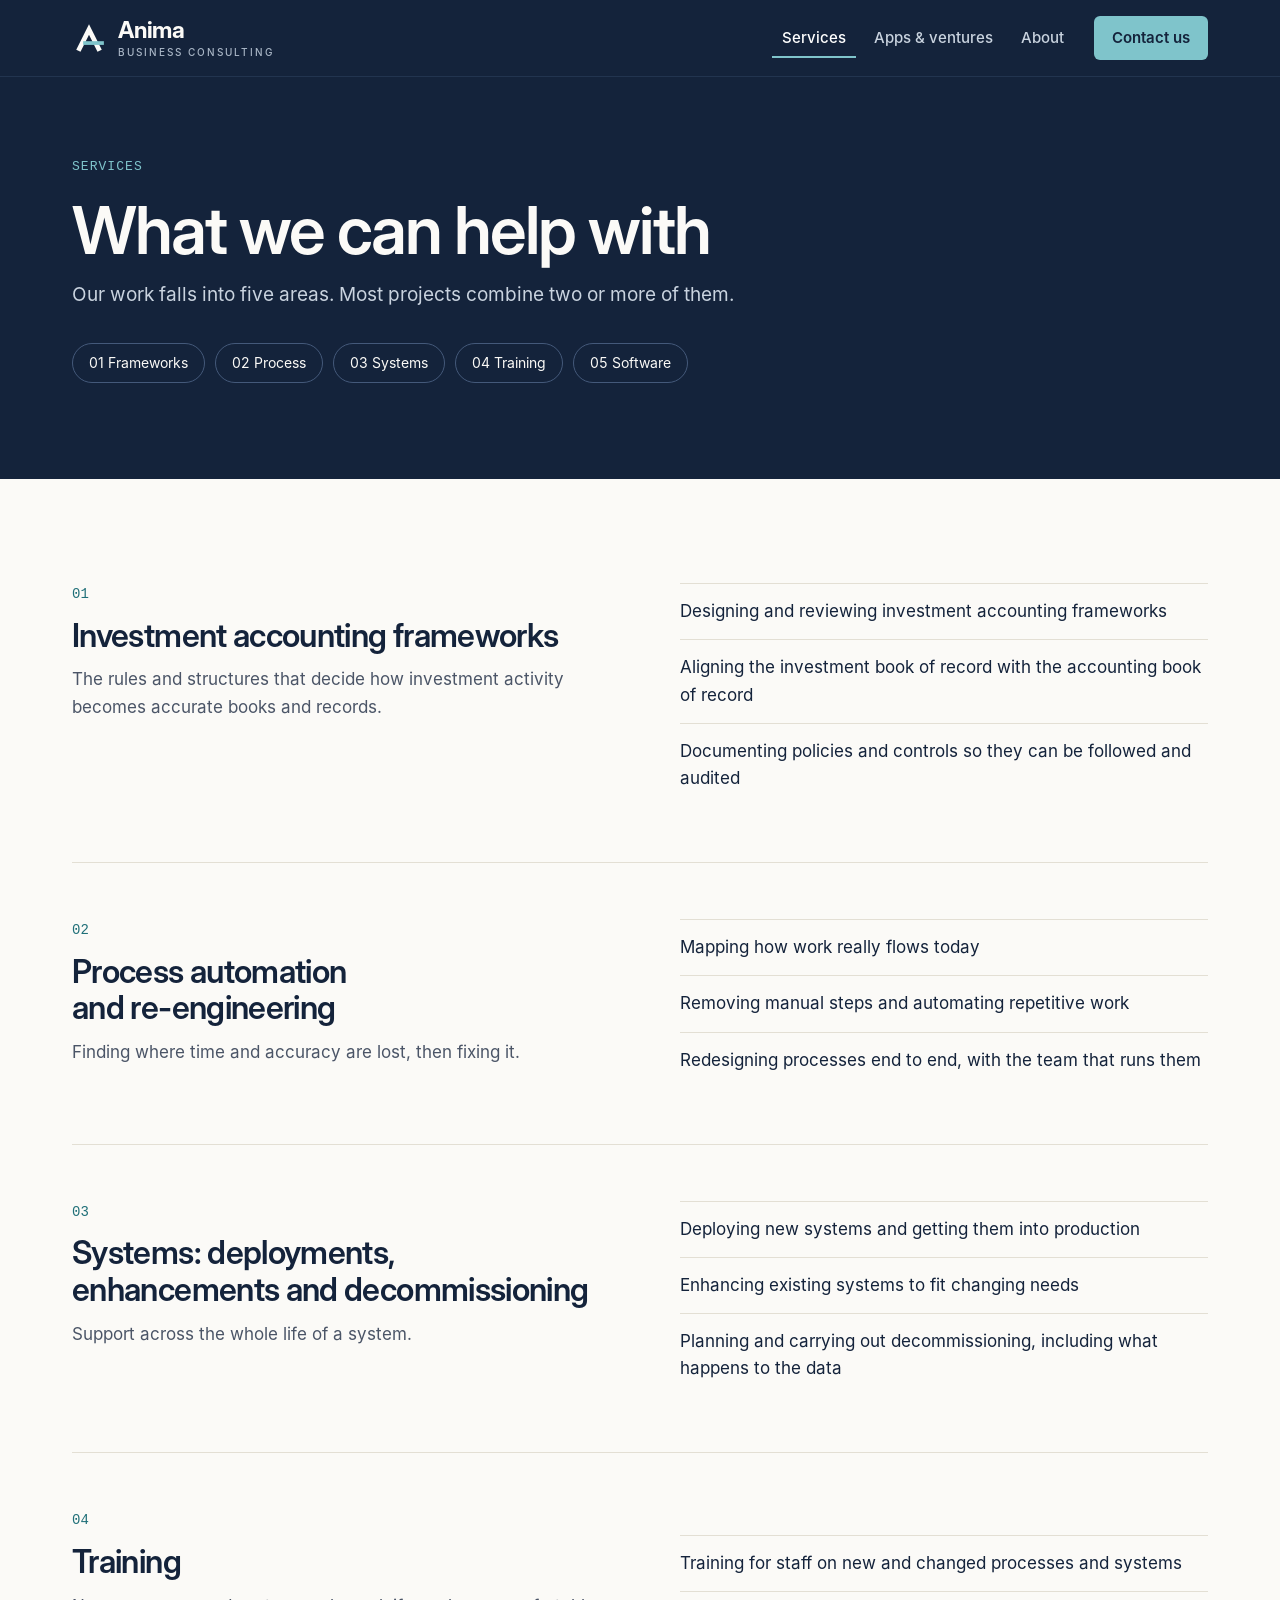
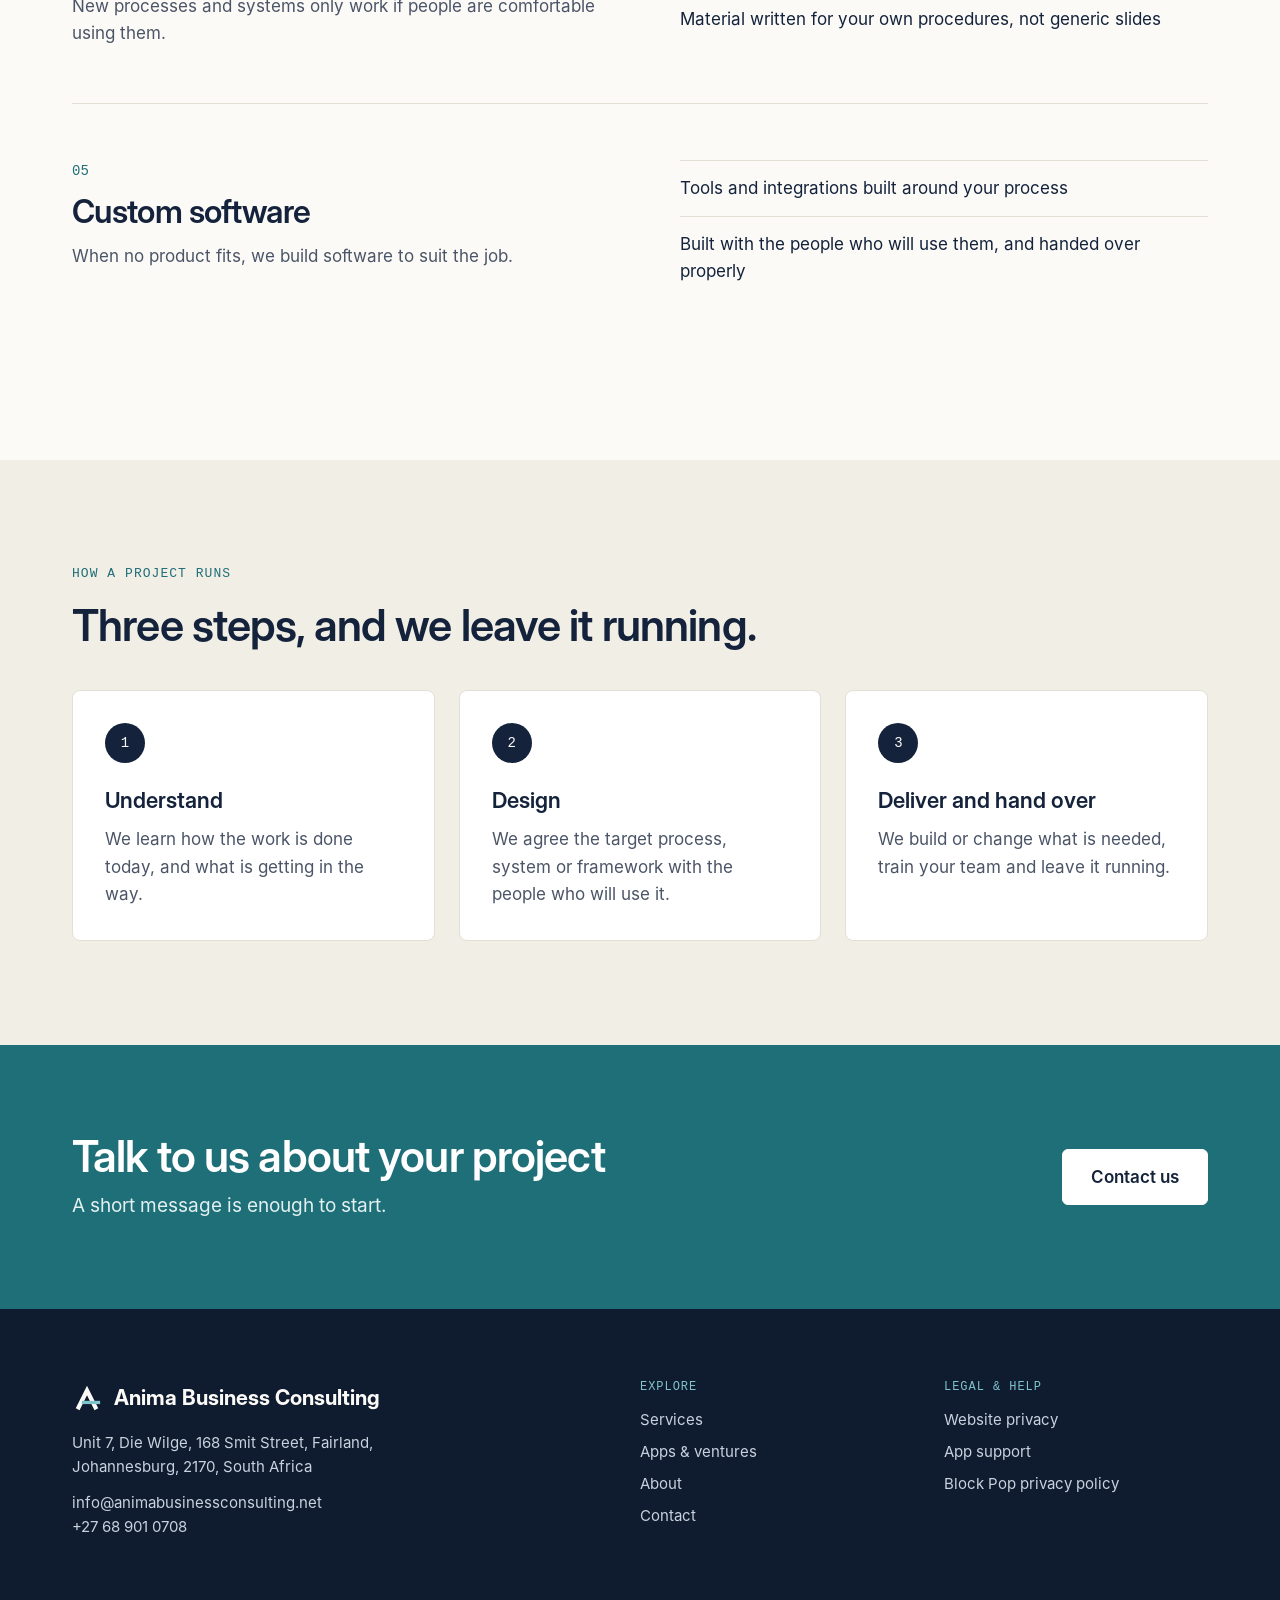
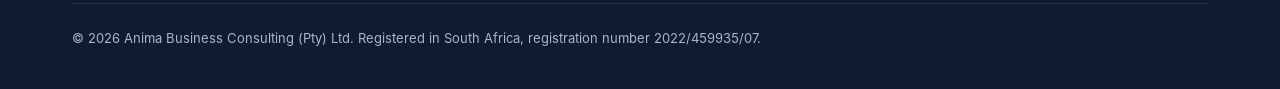
<file: services/index.html>
<!doctype html>
<html lang="en-ZA">
<head>
<meta charset="utf-8">
<meta name="viewport" content="width=device-width, initial-scale=1">
<title>Services | Anima Business Consulting</title>
<meta name="description" content="Investment accounting frameworks, process automation and re-engineering, system deployments, enhancements and decommissioning, training, and custom software.">
<meta name="theme-color" content="#14233b">
<link rel="icon" href="/assets/favicon.svg" type="image/svg+xml">
<link rel="stylesheet" href="/assets/style.css">
</head>
<body>
<a class="skip" href="#main">Skip to content</a>
<header class="site-header">
  <div class="wrap bar">
    <a class="brand" href="/" aria-label="Anima Business Consulting, home">
      <svg viewBox="0 0 64 64" aria-hidden="true"><path d="M12 56 L32 16 L52 56" fill="none" stroke="#fbfaf7" stroke-width="9"/><rect x="21" y="38" width="39" height="7" fill="#7fc4cb"/></svg>
      <span><span class="name">Anima</span><span class="sub">Business Consulting</span></span>
    </a>
    <button class="nav-toggle" type="button" aria-expanded="false" aria-controls="site-nav">Menu</button>
    <nav id="site-nav" aria-label="Main">
      <a href="/services/" aria-current="page">Services</a>
      <a href="/products/">Apps &amp; ventures</a>
      <a href="/about/">About</a>
      <a class="nav-cta" href="/contact/">Contact us</a>
    </nav>
  </div>
</header>
<main id="main">
<section class="page-head">
  <div class="wrap">
    <p class="eyebrow">Services</p>
    <h1>What we can help with</h1>
    <p class="lead">Our work falls into five areas. Most projects combine two or more of them.</p>
    <nav class="pills" aria-label="Service areas">
      <a href="#frameworks">01 Frameworks</a><a href="#process">02 Process</a><a href="#systems">03 Systems</a><a href="#training">04 Training</a><a href="#software">05 Software</a>
    </nav>
  </div>
</section>
<section class="services-list">
  <div class="wrap">
    <article class="service" id="frameworks">
      <div><span class="n">01</span><h2>Investment accounting frameworks</h2><p>The rules and structures that decide how investment activity becomes accurate books and records.</p></div>
      <ul>
        <li>Designing and reviewing investment accounting frameworks</li>
        <li>Aligning the investment book of record with the accounting book of record</li>
        <li>Documenting policies and controls so they can be followed and audited</li>
      </ul>
    </article>
    <article class="service" id="process">
      <div><span class="n">02</span><h2>Process automation and re-engineering</h2><p>Finding where time and accuracy are lost, then fixing it.</p></div>
      <ul>
        <li>Mapping how work really flows today</li>
        <li>Removing manual steps and automating repetitive work</li>
        <li>Redesigning processes end to end, with the team that runs them</li>
      </ul>
    </article>
    <article class="service" id="systems">
      <div><span class="n">03</span><h2>Systems: deployments, enhancements and decommissioning</h2><p>Support across the whole life of a system.</p></div>
      <ul>
        <li>Deploying new systems and getting them into production</li>
        <li>Enhancing existing systems to fit changing needs</li>
        <li>Planning and carrying out decommissioning, including what happens to the data</li>
      </ul>
    </article>
    <article class="service" id="training">
      <div><span class="n">04</span><h2>Training</h2><p>New processes and systems only work if people are comfortable using them.</p></div>
      <ul>
        <li>Training for staff on new and changed processes and systems</li>
        <li>Material written for your own procedures, not generic slides</li>
      </ul>
    </article>
    <article class="service" id="software">
      <div><span class="n">05</span><h2>Custom software</h2><p>When no product fits, we build software to suit the job.</p></div>
      <ul>
        <li>Tools and integrations built around your process</li>
        <li>Built with the people who will use them, and handed over properly</li>
      </ul>
    </article>
  </div>
</section>

<section class="band">
  <div class="wrap">
    <p class="eyebrow">How a project runs</p>
    <h2>Three steps, and we leave it running.</h2>
    <ol class="steps" style="margin-top:40px">
      <li><strong>Understand</strong>We learn how the work is done today, and what is getting in the way.</li>
      <li><strong>Design</strong>We agree the target process, system or framework with the people who will use it.</li>
      <li><strong>Deliver and hand over</strong>We build or change what is needed, train your team and leave it running.</li>
    </ol>
  </div>
</section>

<section class="band-dark">
  <div class="wrap">
    <div>
      <h2>Talk to us about your project</h2>
      <p>A short message is enough to start.</p>
    </div>
    <a class="btn" href="/contact/">Contact us</a>
  </div>
</section>
</main>
<footer class="site-footer">
  <div class="wrap">
    <div class="foot">
      <div>
        <p class="foot-brand"><svg width="30" height="30" viewBox="0 0 64 64" aria-hidden="true"><path d="M12 56 L32 16 L52 56" fill="none" stroke="#fbfaf7" stroke-width="9"/><rect x="21" y="38" width="39" height="7" fill="#7fc4cb"/></svg><span>Anima Business Consulting</span></p>
        <address>Unit 7, Die Wilge, 168 Smit Street, Fairland, Johannesburg, 2170, South Africa</address>
        <p><a href="mailto:info@animabusinessconsulting.net">info@animabusinessconsulting.net</a><br><a href="tel:+27689010708">+27 68 901 0708</a></p>
      </div>
      <div>
        <h3>Explore</h3>
        <ul>
          <li><a href="/services/">Services</a></li>
          <li><a href="/products/">Apps &amp; ventures</a></li>
          <li><a href="/about/">About</a></li>
          <li><a href="/contact/">Contact</a></li>
        </ul>
      </div>
      <div>
        <h3>Legal &amp; help</h3>
        <ul>
          <li><a href="/privacy/">Website privacy</a></li>
          <li><a href="/support/">App support</a></li>
          <li><a href="/apps/block-pop/privacy/">Block Pop privacy policy</a></li>
        </ul>
      </div>
    </div>
    <p class="legal">&copy; 2026 Anima Business Consulting (Pty) Ltd. Registered in South Africa, registration number 2022/459935/07.</p>
  </div>
</footer>
<script src="/assets/site.js"></script>
</body>
</html>
</file>
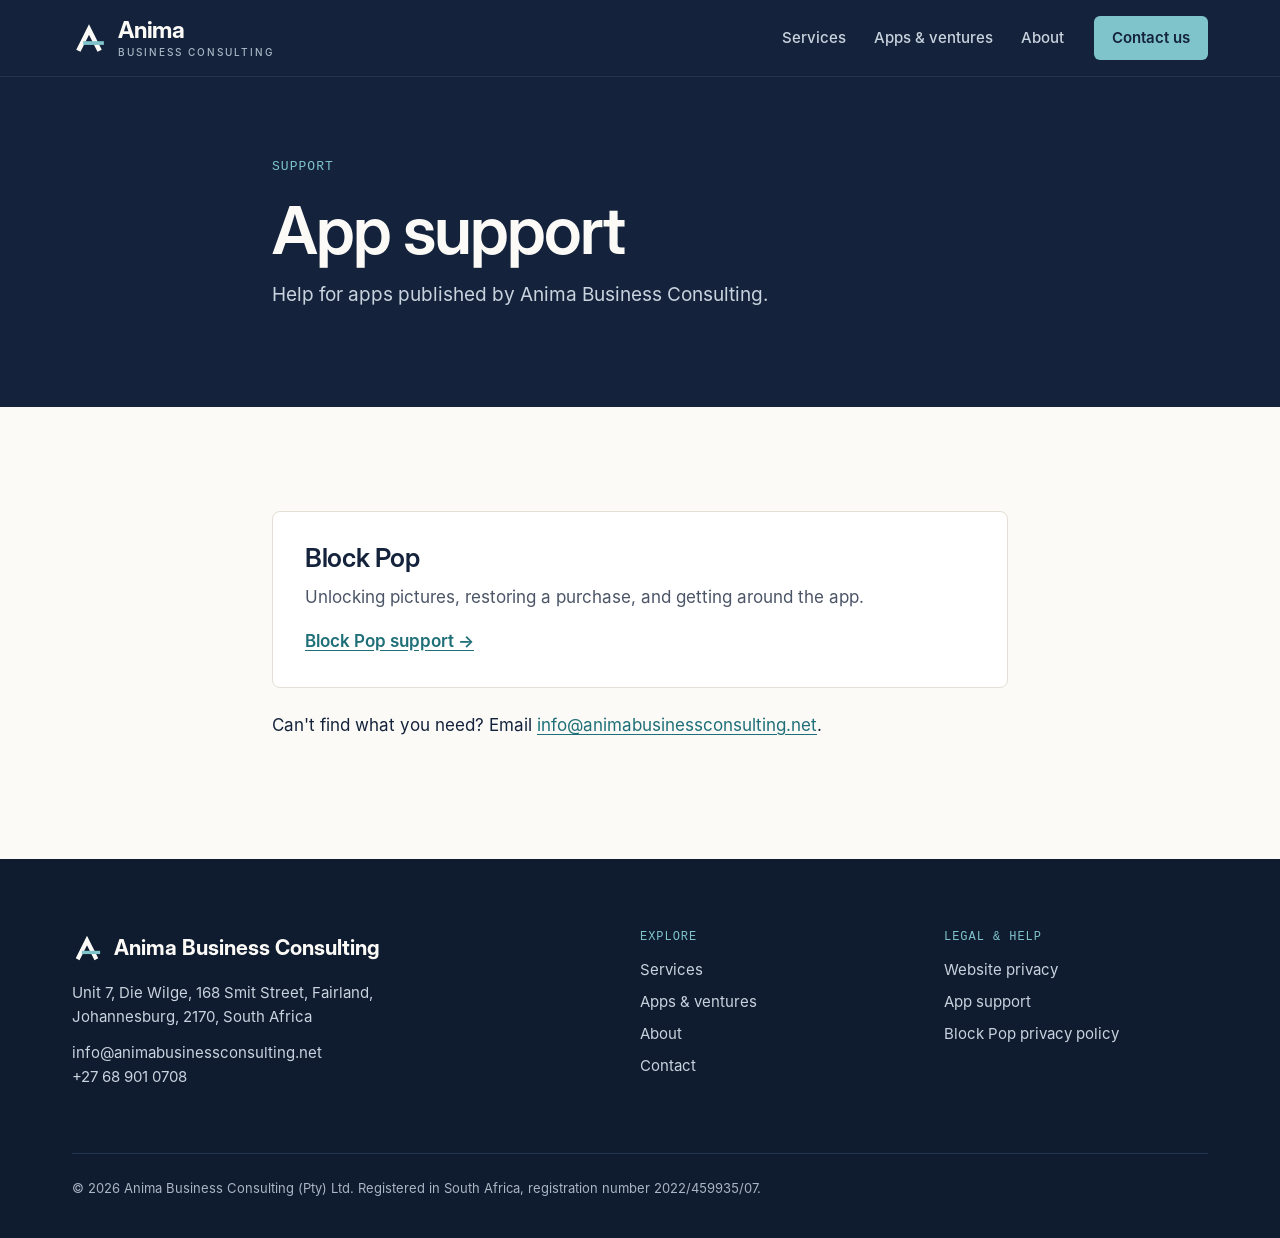
<file: support/index.html>
<!doctype html>
<html lang="en-ZA">
<head>
<meta charset="utf-8">
<meta name="viewport" content="width=device-width, initial-scale=1">
<title>Support | Anima Business Consulting</title>
<meta name="description" content="Help with apps by Anima Business Consulting.">
<meta name="theme-color" content="#14233b">
<link rel="icon" href="/assets/favicon.svg" type="image/svg+xml">
<link rel="stylesheet" href="/assets/style.css">
</head>
<body>
<a class="skip" href="#main">Skip to content</a>
<header class="site-header">
  <div class="wrap bar">
    <a class="brand" href="/" aria-label="Anima Business Consulting, home">
      <svg viewBox="0 0 64 64" aria-hidden="true"><path d="M12 56 L32 16 L52 56" fill="none" stroke="#fbfaf7" stroke-width="9"/><rect x="21" y="38" width="39" height="7" fill="#7fc4cb"/></svg>
      <span><span class="name">Anima</span><span class="sub">Business Consulting</span></span>
    </a>
    <button class="nav-toggle" type="button" aria-expanded="false" aria-controls="site-nav">Menu</button>
    <nav id="site-nav" aria-label="Main">
      <a href="/services/">Services</a>
      <a href="/products/">Apps &amp; ventures</a>
      <a href="/about/">About</a>
      <a class="nav-cta" href="/contact/">Contact us</a>
    </nav>
  </div>
</header>
<main id="main">
<section class="page-head">
  <div class="wrap narrow">
    <p class="eyebrow">Support</p>
    <h1>App support</h1>
    <p class="lead">Help for apps published by Anima Business Consulting.</p>
  </div>
</section>
<section>
  <div class="wrap narrow">
    <div class="grid">
      <div class="card">
        <h3>Block Pop</h3>
        <p>Unlocking pictures, restoring a purchase, and getting around the app.</p>
        <p class="more"><a href="/apps/block-pop/support/">Block Pop support &rarr;</a></p>
      </div>
    </div>
    <p style="margin-top:24px">Can't find what you need? Email <a href="mailto:info@animabusinessconsulting.net">info@animabusinessconsulting.net</a>.</p>
  </div>
</section>
</main>
<footer class="site-footer">
  <div class="wrap">
    <div class="foot">
      <div>
        <p class="foot-brand"><svg width="30" height="30" viewBox="0 0 64 64" aria-hidden="true"><path d="M12 56 L32 16 L52 56" fill="none" stroke="#fbfaf7" stroke-width="9"/><rect x="21" y="38" width="39" height="7" fill="#7fc4cb"/></svg><span>Anima Business Consulting</span></p>
        <address>Unit 7, Die Wilge, 168 Smit Street, Fairland, Johannesburg, 2170, South Africa</address>
        <p><a href="mailto:info@animabusinessconsulting.net">info@animabusinessconsulting.net</a><br><a href="tel:+27689010708">+27 68 901 0708</a></p>
      </div>
      <div>
        <h3>Explore</h3>
        <ul>
          <li><a href="/services/">Services</a></li>
          <li><a href="/products/">Apps &amp; ventures</a></li>
          <li><a href="/about/">About</a></li>
          <li><a href="/contact/">Contact</a></li>
        </ul>
      </div>
      <div>
        <h3>Legal &amp; help</h3>
        <ul>
          <li><a href="/privacy/">Website privacy</a></li>
          <li><a href="/support/">App support</a></li>
          <li><a href="/apps/block-pop/privacy/">Block Pop privacy policy</a></li>
        </ul>
      </div>
    </div>
    <p class="legal">&copy; 2026 Anima Business Consulting (Pty) Ltd. Registered in South Africa, registration number 2022/459935/07.</p>
  </div>
</footer>
<script src="/assets/site.js"></script>
</body>
</html>
</file>
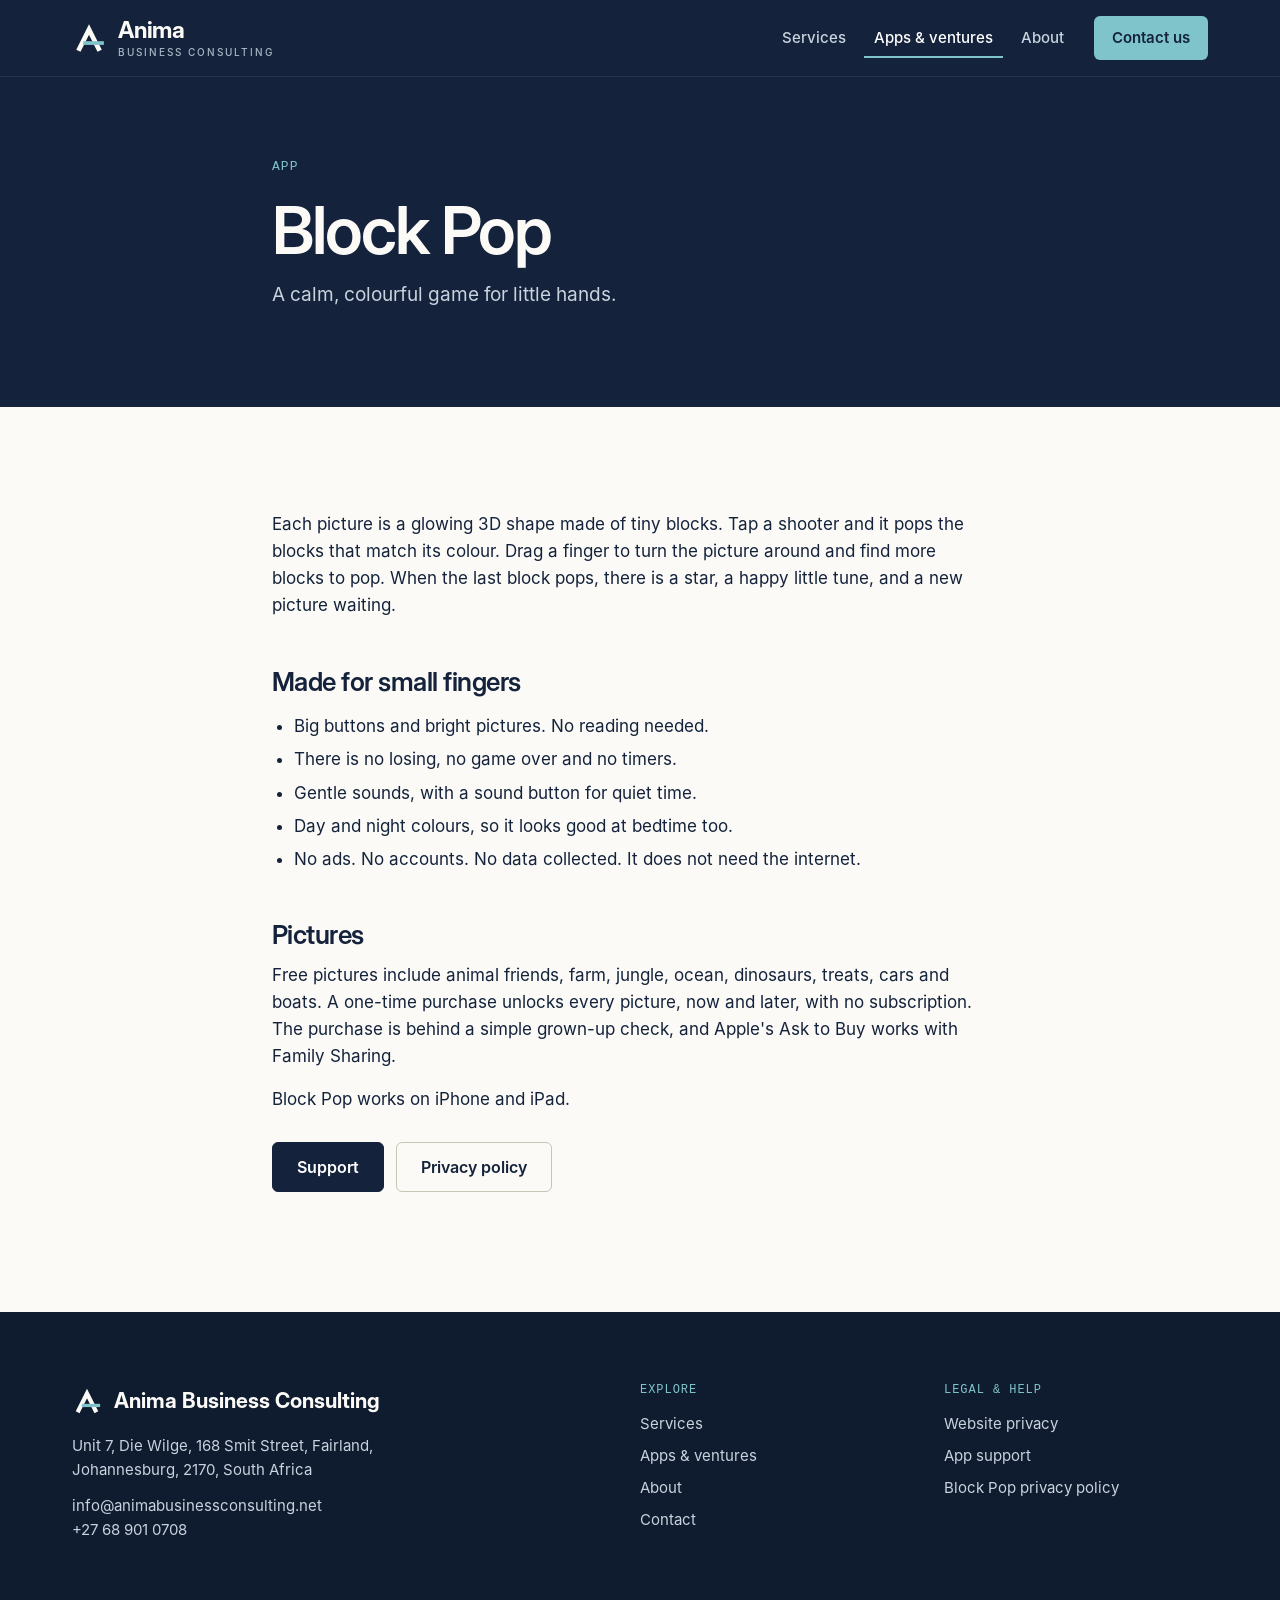
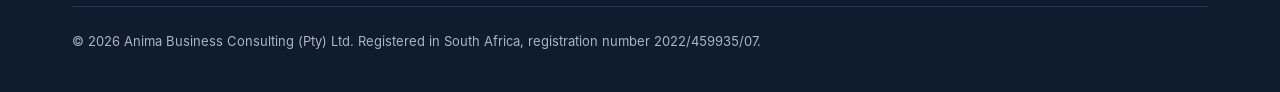
<file: apps/block-pop/index.html>
<!doctype html>
<html lang="en-ZA">
<head>
<meta charset="utf-8">
<meta name="viewport" content="width=device-width, initial-scale=1">
<title>Block Pop | Anima Business Consulting</title>
<meta name="description" content="Block Pop is a calm, colourful 3D block game for young children, by Anima Business Consulting. No ads, no accounts, no data collected.">
<meta name="theme-color" content="#14233b">
<link rel="icon" href="/assets/favicon.svg" type="image/svg+xml">
<link rel="stylesheet" href="/assets/style.css">
</head>
<body>
<a class="skip" href="#main">Skip to content</a>
<header class="site-header">
  <div class="wrap bar">
    <a class="brand" href="/" aria-label="Anima Business Consulting, home">
      <svg viewBox="0 0 64 64" aria-hidden="true"><path d="M12 56 L32 16 L52 56" fill="none" stroke="#fbfaf7" stroke-width="9"/><rect x="21" y="38" width="39" height="7" fill="#7fc4cb"/></svg>
      <span><span class="name">Anima</span><span class="sub">Business Consulting</span></span>
    </a>
    <button class="nav-toggle" type="button" aria-expanded="false" aria-controls="site-nav">Menu</button>
    <nav id="site-nav" aria-label="Main">
      <a href="/services/">Services</a>
      <a href="/products/" aria-current="page">Apps &amp; ventures</a>
      <a href="/about/">About</a>
      <a class="nav-cta" href="/contact/">Contact us</a>
    </nav>
  </div>
</header>
<main id="main">
<section class="page-head">
  <div class="wrap narrow">
    <p class="eyebrow">App</p>
    <h1>Block Pop</h1>
    <p class="lead">A calm, colourful game for little hands.</p>
  </div>
</section>
<section>
  <div class="wrap narrow prose">
    <p>Each picture is a glowing 3D shape made of tiny blocks. Tap a shooter and it pops the blocks that match its colour. Drag a finger to turn the picture around and find more blocks to pop. When the last block pops, there is a star, a happy little tune, and a new picture waiting.</p>
    <h2>Made for small fingers</h2>
    <ul>
      <li>Big buttons and bright pictures. No reading needed.</li>
      <li>There is no losing, no game over and no timers.</li>
      <li>Gentle sounds, with a sound button for quiet time.</li>
      <li>Day and night colours, so it looks good at bedtime too.</li>
      <li>No ads. No accounts. No data collected. It does not need the internet.</li>
    </ul>
    <h2>Pictures</h2>
    <p>Free pictures include animal friends, farm, jungle, ocean, dinosaurs, treats, cars and boats. A one-time purchase unlocks every picture, now and later, with no subscription. The purchase is behind a simple grown-up check, and Apple's Ask to Buy works with Family Sharing.</p>
    <p>Block Pop works on iPhone and iPad.</p>
    <p class="actions" style="margin-top:28px">
      <a class="btn" href="/apps/block-pop/support/">Support</a>
      <a class="btn ghost" href="/apps/block-pop/privacy/">Privacy policy</a>
    </p>
  </div>
</section>
</main>
<footer class="site-footer">
  <div class="wrap">
    <div class="foot">
      <div>
        <p class="foot-brand"><svg width="30" height="30" viewBox="0 0 64 64" aria-hidden="true"><path d="M12 56 L32 16 L52 56" fill="none" stroke="#fbfaf7" stroke-width="9"/><rect x="21" y="38" width="39" height="7" fill="#7fc4cb"/></svg><span>Anima Business Consulting</span></p>
        <address>Unit 7, Die Wilge, 168 Smit Street, Fairland, Johannesburg, 2170, South Africa</address>
        <p><a href="mailto:info@animabusinessconsulting.net">info@animabusinessconsulting.net</a><br><a href="tel:+27689010708">+27 68 901 0708</a></p>
      </div>
      <div>
        <h3>Explore</h3>
        <ul>
          <li><a href="/services/">Services</a></li>
          <li><a href="/products/">Apps &amp; ventures</a></li>
          <li><a href="/about/">About</a></li>
          <li><a href="/contact/">Contact</a></li>
        </ul>
      </div>
      <div>
        <h3>Legal &amp; help</h3>
        <ul>
          <li><a href="/privacy/">Website privacy</a></li>
          <li><a href="/support/">App support</a></li>
          <li><a href="/apps/block-pop/privacy/">Block Pop privacy policy</a></li>
        </ul>
      </div>
    </div>
    <p class="legal">&copy; 2026 Anima Business Consulting (Pty) Ltd. Registered in South Africa, registration number 2022/459935/07.</p>
  </div>
</footer>
<script src="/assets/site.js"></script>
</body>
</html>
</file>
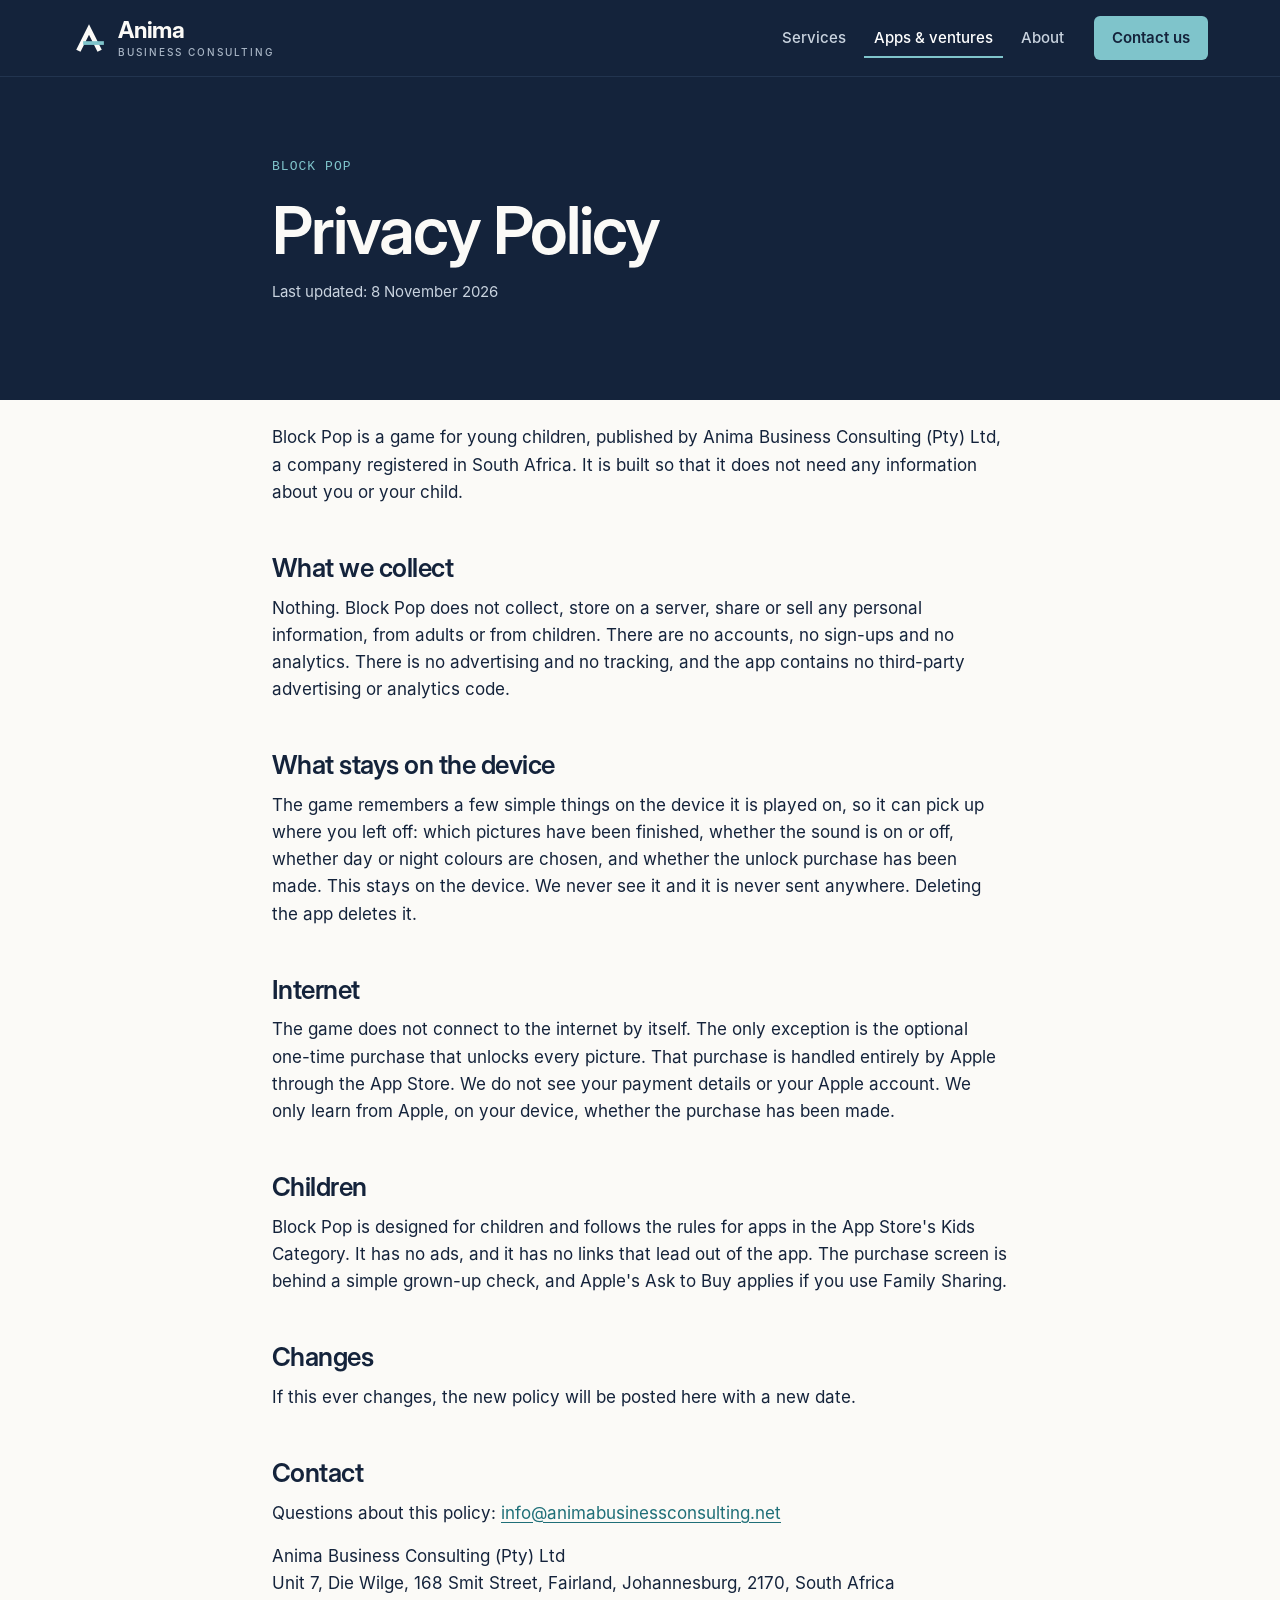
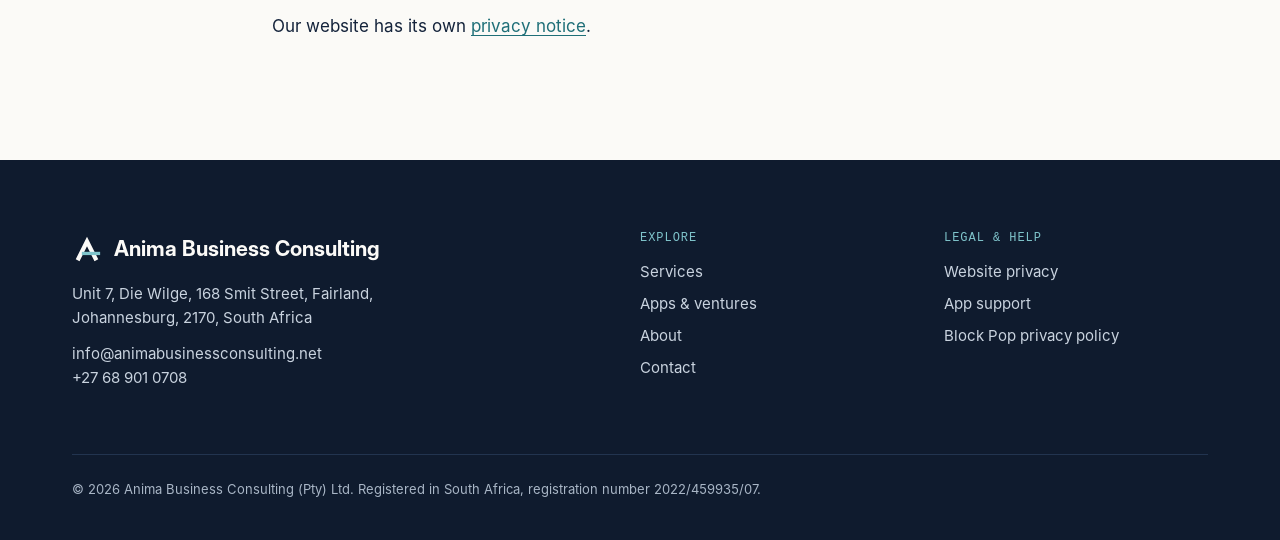
<file: apps/block-pop/privacy/index.html>
<!doctype html>
<html lang="en-ZA">
<head>
<meta charset="utf-8">
<meta name="viewport" content="width=device-width, initial-scale=1">
<title>Block Pop Privacy Policy | Anima Business Consulting</title>
<meta name="description" content="Privacy policy for the Block Pop app by Anima Business Consulting. The app collects no personal information.">
<meta name="theme-color" content="#14233b">
<link rel="icon" href="/assets/favicon.svg" type="image/svg+xml">
<link rel="stylesheet" href="/assets/style.css">
</head>
<body>
<a class="skip" href="#main">Skip to content</a>
<header class="site-header">
  <div class="wrap bar">
    <a class="brand" href="/" aria-label="Anima Business Consulting, home">
      <svg viewBox="0 0 64 64" aria-hidden="true"><path d="M12 56 L32 16 L52 56" fill="none" stroke="#fbfaf7" stroke-width="9"/><rect x="21" y="38" width="39" height="7" fill="#7fc4cb"/></svg>
      <span><span class="name">Anima</span><span class="sub">Business Consulting</span></span>
    </a>
    <button class="nav-toggle" type="button" aria-expanded="false" aria-controls="site-nav">Menu</button>
    <nav id="site-nav" aria-label="Main">
      <a href="/services/">Services</a>
      <a href="/products/" aria-current="page">Apps &amp; ventures</a>
      <a href="/about/">About</a>
      <a class="nav-cta" href="/contact/">Contact us</a>
    </nav>
  </div>
</header>
<main id="main">
<section class="page-head">
  <div class="wrap narrow">
    <p class="eyebrow">Block Pop</p>
    <h1>Privacy Policy</h1>
  <p class="updated">Last updated: 8 November 2026</p></div>
</section>
<section style="padding-top:24px">
  <div class="wrap narrow prose">
    <p>Block Pop is a game for young children, published by Anima Business Consulting (Pty) Ltd, a company registered in South Africa. It is built so that it does not need any information about you or your child.</p>

    <h2>What we collect</h2>
    <p>Nothing. Block Pop does not collect, store on a server, share or sell any personal information, from adults or from children. There are no accounts, no sign-ups and no analytics. There is no advertising and no tracking, and the app contains no third-party advertising or analytics code.</p>

    <h2>What stays on the device</h2>
    <p>The game remembers a few simple things on the device it is played on, so it can pick up where you left off: which pictures have been finished, whether the sound is on or off, whether day or night colours are chosen, and whether the unlock purchase has been made. This stays on the device. We never see it and it is never sent anywhere. Deleting the app deletes it.</p>

    <h2>Internet</h2>
    <p>The game does not connect to the internet by itself. The only exception is the optional one-time purchase that unlocks every picture. That purchase is handled entirely by Apple through the App Store. We do not see your payment details or your Apple account. We only learn from Apple, on your device, whether the purchase has been made.</p>

    <h2>Children</h2>
    <p>Block Pop is designed for children and follows the rules for apps in the App Store's Kids Category. It has no ads, and it has no links that lead out of the app. The purchase screen is behind a simple grown-up check, and Apple's Ask to Buy applies if you use Family Sharing.</p>

    <h2>Changes</h2>
    <p>If this ever changes, the new policy will be posted here with a new date.</p>

    <h2>Contact</h2>
    <p>Questions about this policy: <a href="mailto:info@animabusinessconsulting.net">info@animabusinessconsulting.net</a></p>
    <p>Anima Business Consulting (Pty) Ltd<br>Unit 7, Die Wilge, 168 Smit Street, Fairland, Johannesburg, 2170, South Africa</p>
    <p>Our website has its own <a href="/privacy/">privacy notice</a>.</p>
  </div>
</section>
</main>
<footer class="site-footer">
  <div class="wrap">
    <div class="foot">
      <div>
        <p class="foot-brand"><svg width="30" height="30" viewBox="0 0 64 64" aria-hidden="true"><path d="M12 56 L32 16 L52 56" fill="none" stroke="#fbfaf7" stroke-width="9"/><rect x="21" y="38" width="39" height="7" fill="#7fc4cb"/></svg><span>Anima Business Consulting</span></p>
        <address>Unit 7, Die Wilge, 168 Smit Street, Fairland, Johannesburg, 2170, South Africa</address>
        <p><a href="mailto:info@animabusinessconsulting.net">info@animabusinessconsulting.net</a><br><a href="tel:+27689010708">+27 68 901 0708</a></p>
      </div>
      <div>
        <h3>Explore</h3>
        <ul>
          <li><a href="/services/">Services</a></li>
          <li><a href="/products/">Apps &amp; ventures</a></li>
          <li><a href="/about/">About</a></li>
          <li><a href="/contact/">Contact</a></li>
        </ul>
      </div>
      <div>
        <h3>Legal &amp; help</h3>
        <ul>
          <li><a href="/privacy/">Website privacy</a></li>
          <li><a href="/support/">App support</a></li>
          <li><a href="/apps/block-pop/privacy/">Block Pop privacy policy</a></li>
        </ul>
      </div>
    </div>
    <p class="legal">&copy; 2026 Anima Business Consulting (Pty) Ltd. Registered in South Africa, registration number 2022/459935/07.</p>
  </div>
</footer>
<script src="/assets/site.js"></script>
</body>
</html>
</file>
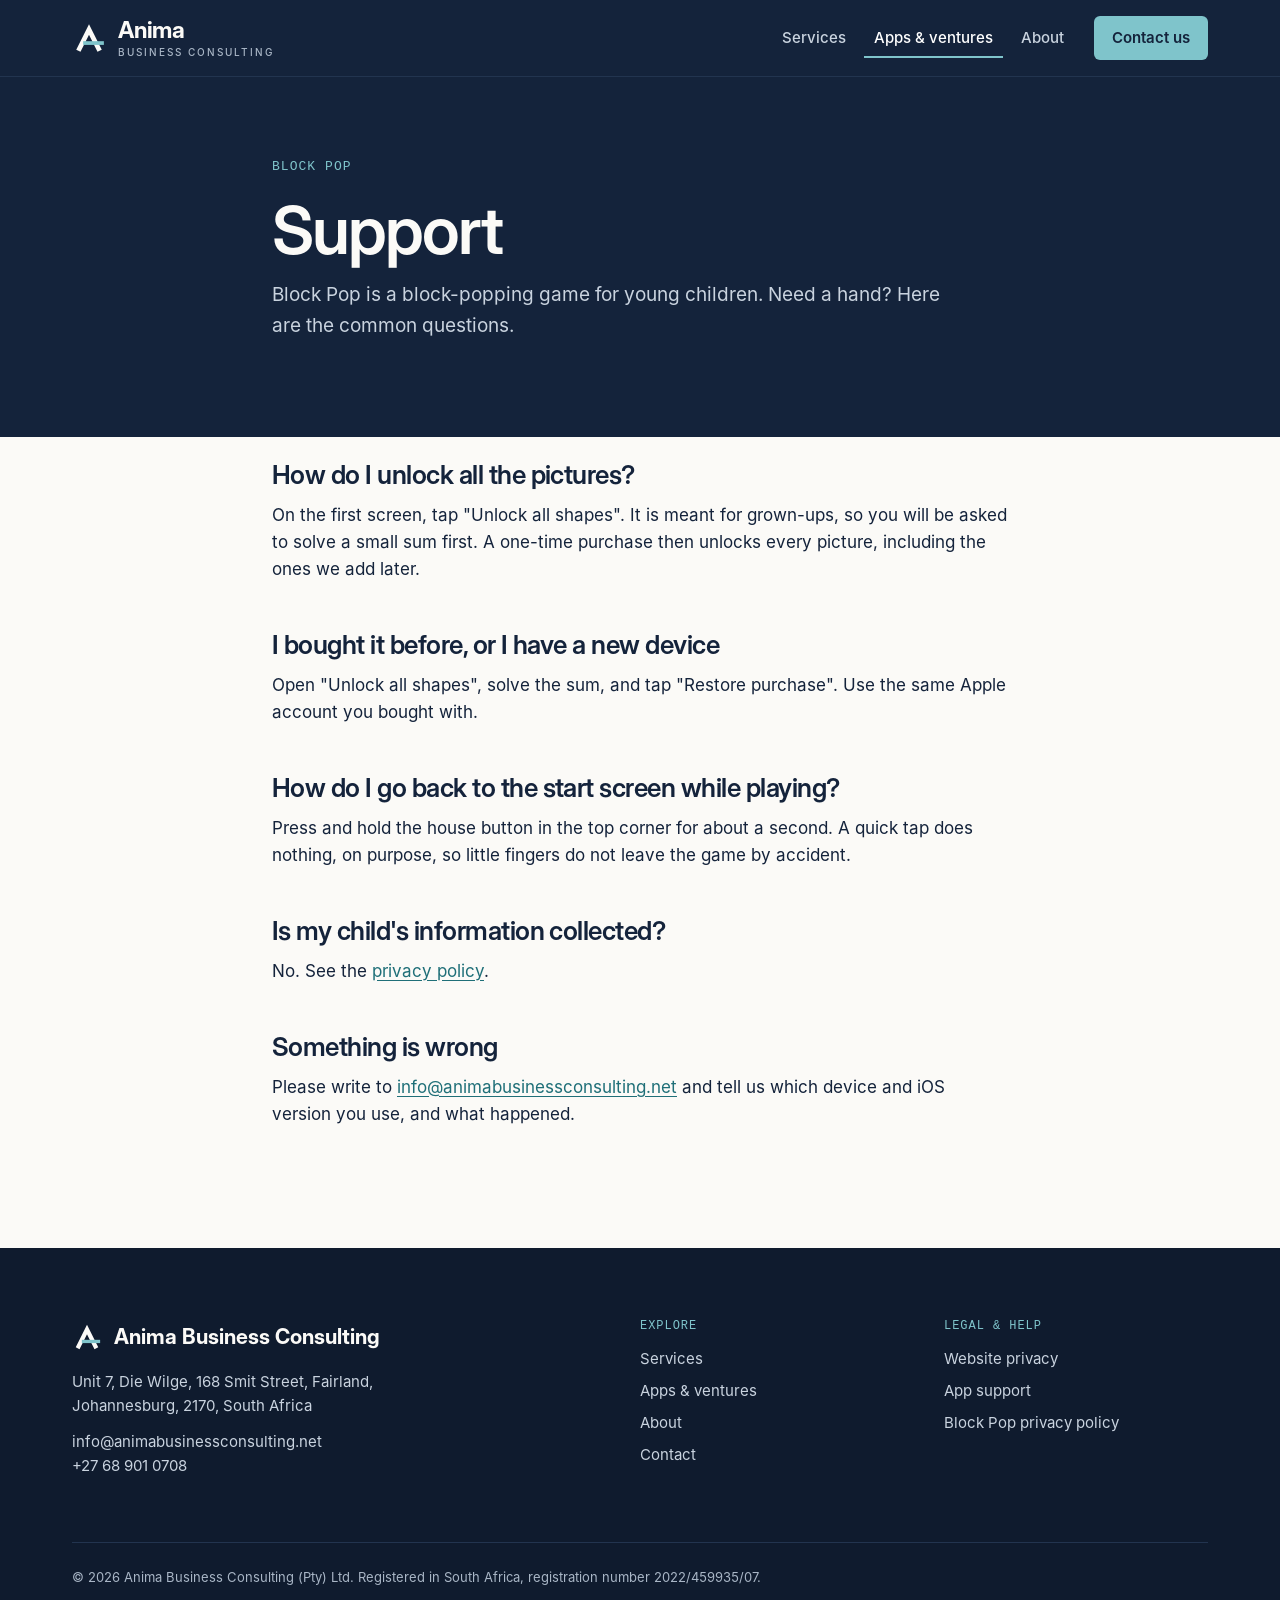
<file: apps/block-pop/support/index.html>
<!doctype html>
<html lang="en-ZA">
<head>
<meta charset="utf-8">
<meta name="viewport" content="width=device-width, initial-scale=1">
<title>Block Pop Support | Anima Business Consulting</title>
<meta name="description" content="Support for the Block Pop app by Anima Business Consulting: unlocking pictures, restoring purchases, and getting help.">
<meta name="theme-color" content="#14233b">
<link rel="icon" href="/assets/favicon.svg" type="image/svg+xml">
<link rel="stylesheet" href="/assets/style.css">
</head>
<body>
<a class="skip" href="#main">Skip to content</a>
<header class="site-header">
  <div class="wrap bar">
    <a class="brand" href="/" aria-label="Anima Business Consulting, home">
      <svg viewBox="0 0 64 64" aria-hidden="true"><path d="M12 56 L32 16 L52 56" fill="none" stroke="#fbfaf7" stroke-width="9"/><rect x="21" y="38" width="39" height="7" fill="#7fc4cb"/></svg>
      <span><span class="name">Anima</span><span class="sub">Business Consulting</span></span>
    </a>
    <button class="nav-toggle" type="button" aria-expanded="false" aria-controls="site-nav">Menu</button>
    <nav id="site-nav" aria-label="Main">
      <a href="/services/">Services</a>
      <a href="/products/" aria-current="page">Apps &amp; ventures</a>
      <a href="/about/">About</a>
      <a class="nav-cta" href="/contact/">Contact us</a>
    </nav>
  </div>
</header>
<main id="main">
<section class="page-head">
  <div class="wrap narrow">
    <p class="eyebrow">Block Pop</p>
    <h1>Support</h1>
    <p class="lead">Block Pop is a block-popping game for young children. Need a hand? Here are the common questions.</p>
  </div>
</section>
<section style="padding-top:24px">
  <div class="wrap narrow prose">
    <h2>How do I unlock all the pictures?</h2>
    <p>On the first screen, tap "Unlock all shapes". It is meant for grown-ups, so you will be asked to solve a small sum first. A one-time purchase then unlocks every picture, including the ones we add later.</p>

    <h2>I bought it before, or I have a new device</h2>
    <p>Open "Unlock all shapes", solve the sum, and tap "Restore purchase". Use the same Apple account you bought with.</p>

    <h2>How do I go back to the start screen while playing?</h2>
    <p>Press and hold the house button in the top corner for about a second. A quick tap does nothing, on purpose, so little fingers do not leave the game by accident.</p>

    <h2>Is my child's information collected?</h2>
    <p>No. See the <a href="/apps/block-pop/privacy/">privacy policy</a>.</p>

    <h2>Something is wrong</h2>
    <p>Please write to <a href="mailto:info@animabusinessconsulting.net?subject=Block%20Pop%20support">info@animabusinessconsulting.net</a> and tell us which device and iOS version you use, and what happened.</p>
  </div>
</section>
</main>
<footer class="site-footer">
  <div class="wrap">
    <div class="foot">
      <div>
        <p class="foot-brand"><svg width="30" height="30" viewBox="0 0 64 64" aria-hidden="true"><path d="M12 56 L32 16 L52 56" fill="none" stroke="#fbfaf7" stroke-width="9"/><rect x="21" y="38" width="39" height="7" fill="#7fc4cb"/></svg><span>Anima Business Consulting</span></p>
        <address>Unit 7, Die Wilge, 168 Smit Street, Fairland, Johannesburg, 2170, South Africa</address>
        <p><a href="mailto:info@animabusinessconsulting.net">info@animabusinessconsulting.net</a><br><a href="tel:+27689010708">+27 68 901 0708</a></p>
      </div>
      <div>
        <h3>Explore</h3>
        <ul>
          <li><a href="/services/">Services</a></li>
          <li><a href="/products/">Apps &amp; ventures</a></li>
          <li><a href="/about/">About</a></li>
          <li><a href="/contact/">Contact</a></li>
        </ul>
      </div>
      <div>
        <h3>Legal &amp; help</h3>
        <ul>
          <li><a href="/privacy/">Website privacy</a></li>
          <li><a href="/support/">App support</a></li>
          <li><a href="/apps/block-pop/privacy/">Block Pop privacy policy</a></li>
        </ul>
      </div>
    </div>
    <p class="legal">&copy; 2026 Anima Business Consulting (Pty) Ltd. Registered in South Africa, registration number 2022/459935/07.</p>
  </div>
</footer>
<script src="/assets/site.js"></script>
</body>
</html>
</file>
<file: assets/style.css>
/* Anima Business Consulting: shared styles. No external requests: fonts are self-hosted in /assets/fonts. */

@font-face { font-family: "Inter"; src: url("/assets/fonts/Inter-Regular.woff") format("woff"); font-weight: 400; font-display: swap; }
@font-face { font-family: "Inter"; src: url("/assets/fonts/Inter-Medium.woff") format("woff"); font-weight: 500; font-display: swap; }
@font-face { font-family: "Inter"; src: url("/assets/fonts/Inter-SemiBold.woff") format("woff"); font-weight: 600; font-display: swap; }
@font-face { font-family: "Inter Display"; src: url("/assets/fonts/InterDisplay-SemiBold.woff") format("woff"); font-weight: 600; font-display: swap; }
@font-face { font-family: "Inter Display"; src: url("/assets/fonts/InterDisplay-Bold.woff") format("woff"); font-weight: 700; font-display: swap; }

:root {
  --navy: #14233b;
  --navy-deep: #0f1b2e;
  --navy-line: #22344f;
  --navy-edge: #44597a;
  --teal: #1f6f78;
  --teal-light: #7fc4cb;
  --teal-pale: #e4f1f2;
  --paper: #fbfaf7;
  --stone: #f1eee6;
  --white: #ffffff;
  --ink: #14233b;
  --ink-soft: #4b5567;
  --on-dark: #c9d3df;
  --on-dark-soft: #a9b6c6;
  --line: #e3dfd4;
  --wrap: 1200px;
  --font: "Inter", -apple-system, BlinkMacSystemFont, "Segoe UI", Roboto, "Helvetica Neue", Arial, sans-serif;
  --display: "Inter Display", "Inter", -apple-system, BlinkMacSystemFont, "Segoe UI", Roboto, sans-serif;
  --mono: ui-monospace, "SF Mono", SFMono-Regular, Menlo, Consolas, "Liberation Mono", monospace;
}

*, *::before, *::after { box-sizing: border-box; }
html { -webkit-text-size-adjust: 100%; scroll-behavior: smooth; }
body { margin: 0; font: 17px/1.6 var(--font); color: var(--ink); background: var(--paper); -webkit-font-smoothing: antialiased; }
img, svg { max-width: 100%; height: auto; }

a { color: var(--teal); text-underline-offset: 3px; }
a:hover { color: var(--navy); }
:focus-visible { outline: 3px solid var(--teal-light); outline-offset: 3px; border-radius: 4px; }

.wrap { max-width: var(--wrap); margin: 0 auto; padding: 0 32px; }
.narrow { max-width: 800px; }

.skip { position: absolute; left: -999px; top: 8px; background: var(--white); color: var(--navy); padding: 8px 14px; border-radius: 6px; z-index: 10; }
.skip:focus { left: 8px; }

/* Header */
.site-header { background: var(--navy); border-bottom: 1px solid var(--navy-line); }
.bar { display: flex; align-items: center; justify-content: space-between; gap: 16px; min-height: 76px; flex-wrap: wrap; padding-top: 10px; padding-bottom: 10px; }
.brand { display: flex; align-items: center; gap: 12px; text-decoration: none; color: var(--paper); }
.brand:hover { color: var(--paper); }
.brand svg { width: 34px; height: 34px; flex: none; }
.brand .name { display: block; font-family: var(--display); font-size: 23px; font-weight: 700; letter-spacing: -0.01em; line-height: 1; }
.brand .sub { display: block; font-size: 10px; font-weight: 500; letter-spacing: 0.2em; text-transform: uppercase; color: var(--on-dark-soft); margin-top: 5px; line-height: 1; }

nav { display: flex; align-items: center; gap: 4px 8px; flex-wrap: wrap; }
.site-header nav a { color: var(--on-dark); text-decoration: none; padding: 8px 10px; font-size: 15px; font-weight: 500; }
.site-header nav a:hover { color: var(--white); }
.site-header nav a[aria-current="page"] { color: var(--white); box-shadow: inset 0 -2px 0 var(--teal-light); }
.site-header nav a.nav-cta { background: var(--teal-light); color: var(--navy); font-weight: 600; padding: 10px 18px; border-radius: 6px; margin-left: 12px; box-shadow: none; }
.site-header nav a.nav-cta:hover { background: var(--white); color: var(--navy); }
.site-header nav a.nav-cta[aria-current="page"] { background: var(--white); }

.nav-toggle { display: none; font: inherit; font-size: 15px; font-weight: 600; color: var(--paper); background: transparent; border: 1px solid var(--navy-edge); border-radius: 6px; padding: 8px 14px; cursor: pointer; }

@media (max-width: 820px) {
  .js .nav-toggle { display: inline-block; }
  .js .site-header nav { display: none; width: 100%; flex-direction: column; align-items: stretch; padding-bottom: 14px; }
  .js .site-header nav.open { display: flex; }
  .js .site-header nav a { padding: 12px 4px; border-bottom: 1px solid var(--navy-line); }
  .js .site-header nav a[aria-current="page"] { box-shadow: none; color: var(--teal-light); }
  .js .site-header nav a.nav-cta { margin: 12px 0 0; text-align: center; border-bottom: 0; padding: 12px; }
}

/* Type */
h1, h2, h3 { font-family: var(--display); font-weight: 600; line-height: 1.1; letter-spacing: -0.02em; margin: 0 0 16px; text-wrap: balance; }
h1 { font-size: clamp(38px, 5.2vw, 66px); line-height: 1.04; letter-spacing: -0.03em; }
h2 { font-size: clamp(30px, 3.4vw, 44px); }
h3 { font-size: 22px; letter-spacing: -0.01em; margin-bottom: 8px; }
p { margin: 0 0 16px; text-wrap: pretty; }

.eyebrow { font-family: var(--mono); font-size: 13px; font-weight: 500; letter-spacing: 0.08em; text-transform: uppercase; color: var(--teal); margin: 0 0 18px; }
.lead { font-size: 19px; color: var(--ink-soft); max-width: 36em; }
.muted { color: var(--ink-soft); }

/* Sections */
section { padding: 104px 0; }
.band { background: var(--stone); }
.rule-bottom { border-bottom: 1px solid var(--line); }

.dark, .page-head, .hero { background: var(--navy); color: var(--paper); }
.dark h1, .dark h2, .page-head h1, .hero h1 { color: var(--paper); }
.dark .eyebrow, .page-head .eyebrow, .hero .eyebrow { color: var(--teal-light); }
.dark .lead, .page-head .lead, .hero .lead, .page-head .updated { color: var(--on-dark); }
.dark a:not(.btn), .page-head a:not(.btn) { color: var(--teal-light); }

.page-head { padding: 80px 0 96px; }
.page-head h1 { max-width: 15em; }
.page-head .lead { margin-bottom: 0; }
.page-head .updated { font-size: 15px; margin: 0; }

/* CTA band (teal) */
.band-dark { background: var(--teal); color: var(--white); padding: 88px 0; }
.band-dark .wrap { display: flex; flex-wrap: wrap; align-items: center; justify-content: space-between; gap: 32px; max-width: var(--wrap); }
.band-dark h2 { color: var(--white); margin-bottom: 10px; }
.band-dark p { color: var(--teal-pale); font-size: 19px; margin: 0; }

/* Buttons */
.btn { display: inline-block; font: inherit; font-weight: 600; font-size: 16px; line-height: 1.3; text-decoration: none; padding: 14px 24px; border-radius: 6px; border: 1px solid var(--navy); background: var(--navy); color: var(--white); }
.btn:hover { background: var(--teal); border-color: var(--teal); color: var(--white); }
.btn.ghost { background: transparent; color: var(--navy); border-color: #c9c4b6; }
.btn.ghost:hover { border-color: var(--navy); color: var(--navy); background: transparent; }
.hero .btn, .dark .btn, .page-head .btn { background: var(--teal-light); border-color: var(--teal-light); color: var(--navy); }
.hero .btn:hover, .dark .btn:hover, .page-head .btn:hover { background: var(--white); border-color: var(--white); }
.hero .btn.ghost, .dark .btn.ghost { background: transparent; color: var(--paper); border-color: var(--navy-edge); }
.hero .btn.ghost:hover, .dark .btn.ghost:hover { border-color: var(--paper); }
.band-dark .btn { background: var(--white); border-color: var(--white); color: var(--navy); padding: 16px 28px; font-size: 17px; }
.band-dark .btn:hover { background: var(--navy); border-color: var(--navy); color: var(--white); }
.actions { display: flex; gap: 12px; flex-wrap: wrap; }

/* Home hero */
.hero { padding: 96px 0 112px; }
.hero-grid { display: grid; grid-template-columns: repeat(auto-fit, minmax(min(460px, 100%), 1fr)); gap: 64px; align-items: center; }
.hero .lead { margin-bottom: 32px; }

.ledger { background: var(--paper); color: var(--ink); border-radius: 4px; padding: 30px 34px 26px; box-shadow: 0 30px 60px -30px rgba(0, 0, 0, 0.6); }
.ledger-head { display: flex; justify-content: space-between; font-family: var(--mono); font-size: 12px; letter-spacing: 0.08em; text-transform: uppercase; color: var(--ink-soft); padding-bottom: 14px; border-bottom: 2px solid var(--navy); }
.ledger ol { list-style: none; margin: 0; padding: 0; }
.ledger li { display: grid; grid-template-columns: 40px 1fr auto; gap: 12px; align-items: baseline; padding: 14px 0; border-bottom: 1px solid var(--line); font-weight: 500; }
.ledger li:last-child { border-bottom-color: var(--navy); }
.ledger .n { font-family: var(--mono); font-size: 13px; color: var(--teal); }
.ledger .k { font-family: var(--mono); font-size: 12px; color: var(--ink-soft); text-align: right; }
.ledger .total { display: grid; grid-template-columns: 40px 1fr; gap: 12px; align-items: baseline; padding: 16px 0 8px; border-bottom: 4px double var(--navy); font-family: var(--display); font-weight: 600; font-size: 19px; line-height: 1.3; }
.ledger .total .n { color: var(--ink-soft); }

/* Clients strip */
.clients { padding: 56px 0; border-bottom: 1px solid var(--line); }
.clients .wrap { display: flex; flex-wrap: wrap; align-items: center; justify-content: space-between; gap: 24px 48px; }
.clients p { margin: 0; max-width: 30em; color: var(--ink-soft); font-size: 16px; }
.clients ul { list-style: none; margin: 0; padding: 0; display: flex; flex-wrap: wrap; gap: 12px 44px; font-family: var(--display); font-weight: 600; font-size: 26px; letter-spacing: -0.01em; }

/* Split layout: intro left, list right */
.split { display: grid; grid-template-columns: repeat(auto-fit, minmax(min(340px, 100%), 1fr)); gap: 48px 80px; }
.split-intro .lead { font-size: 17px; }
.more { font-weight: 600; text-decoration: none; }

.numlist { list-style: none; margin: 0; padding: 0; }
.numlist li { display: grid; grid-template-columns: 56px 1fr; gap: 16px; padding: 28px 0; border-top: 1px solid var(--line); }
.numlist li:first-child { border-top-color: var(--navy); }
.numlist li:last-child { border-bottom: 1px solid var(--line); }
.numlist .n { font-family: var(--mono); font-size: 14px; color: var(--teal); padding-top: 4px; }
.numlist h3 { margin-bottom: 6px; }
.numlist p { margin: 0; color: var(--ink-soft); }

.principles { display: grid; grid-template-columns: repeat(auto-fit, minmax(min(280px, 100%), 1fr)); gap: 40px; margin-top: 48px; }
.principles > div { border-top: 2px solid var(--navy); padding-top: 20px; }
.principles p { margin: 0; color: var(--ink-soft); }

.section-head { display: flex; flex-wrap: wrap; align-items: end; justify-content: space-between; gap: 16px 40px; margin-bottom: 40px; }
.section-head h2 { margin: 0; max-width: 16em; }
.section-head .eyebrow { margin-bottom: 16px; }

/* Cards */
.grid { display: grid; gap: 24px; grid-template-columns: repeat(auto-fit, minmax(min(400px, 100%), 1fr)); }
.card { display: flex; flex-direction: column; gap: 12px; background: var(--white); border: 1px solid var(--line); border-radius: 8px; padding: 32px; color: var(--ink); }
a.card { text-decoration: none; transition: border-color 0.15s ease, transform 0.15s ease; }
a.card:hover { border-color: var(--navy); color: var(--ink); }
.card h3 { font-size: 26px; margin: 0; }
.card p { margin: 0; color: var(--ink-soft); }
.card .more { margin-top: 4px; }
.tag { font-family: var(--mono); font-size: 12px; letter-spacing: 0.08em; text-transform: uppercase; color: var(--ink-soft); }
.app-icon { width: 64px; height: 64px; border-radius: 14px; display: flex; align-items: center; justify-content: center; }
.app-icon.warm { background: #fff3d6; }
.app-icon.cool { background: var(--teal-pale); }
.app-icon svg { width: 36px; height: 36px; }

.ruled { border-top: 2px solid var(--navy); padding-top: 24px; }
.ruled h3 { font-size: 26px; }
.ruled p { color: var(--ink-soft); }
.ruled .tag { color: var(--teal); display: block; margin-bottom: 12px; }

/* App feature (Apps & ventures page) */
.feature { display: grid; grid-template-columns: repeat(auto-fit, minmax(min(420px, 100%), 1fr)); background: var(--white); border: 1px solid var(--line); border-radius: 12px; overflow: hidden; }
.feature + .feature { margin-top: 24px; }
.feature-art { display: flex; align-items: center; justify-content: center; padding: 48px; min-height: 300px; }
.feature-art.warm { background: #fff3d6; }
.feature-art.cool { background: var(--teal-pale); }
.feature-art svg { width: 140px; height: 140px; }
.feature-body { padding: 48px; display: flex; flex-direction: column; gap: 16px; justify-content: center; }
.feature-body h3 { font-size: 36px; margin: 0; }
.feature-body p { margin: 0; font-size: 18px; color: var(--ink-soft); }
.chips { list-style: none; margin: 0; padding: 0; display: flex; flex-wrap: wrap; gap: 8px; }
.chips li { background: var(--stone); border-radius: 999px; padding: 6px 14px; font-size: 14px; }

/* Services */
.service { display: grid; grid-template-columns: repeat(auto-fit, minmax(min(380px, 100%), 1fr)); gap: 24px 80px; padding: 56px 0; border-bottom: 1px solid var(--line); scroll-margin-top: 24px; }
.service:last-child { border-bottom: 0; }
.service .n { display: block; font-family: var(--mono); font-size: 14px; color: var(--teal); margin-bottom: 12px; }
.service h2 { font-size: 32px; line-height: 1.15; margin-bottom: 12px; }
.service p { color: var(--ink-soft); margin: 0; }
.service ul { list-style: none; margin: 0; padding: 0; align-self: end; }
.service li { padding: 14px 0; border-top: 1px solid var(--line); }
.pills { display: flex; flex-wrap: wrap; gap: 10px; margin-top: 32px; }
.pills a { color: var(--paper); text-decoration: none; border: 1px solid var(--navy-edge); border-radius: 999px; padding: 8px 16px; font-size: 14px; }
.page-head .pills a { color: var(--paper); }
.pills a:hover { border-color: var(--teal-light); color: var(--white); }
.services-list { padding-top: 48px; }

.steps { counter-reset: step; display: grid; gap: 24px; grid-template-columns: repeat(auto-fit, minmax(min(300px, 100%), 1fr)); padding: 0; list-style: none; margin: 0; }
.steps li { counter-increment: step; background: var(--white); border: 1px solid var(--line); border-radius: 8px; padding: 32px; color: var(--ink-soft); }
.steps li::before { content: counter(step); display: flex; align-items: center; justify-content: center; width: 40px; height: 40px; border-radius: 50%; background: var(--navy); color: var(--paper); font-family: var(--mono); font-size: 14px; margin-bottom: 20px; }
.steps strong { display: block; font-family: var(--display); font-weight: 600; font-size: 22px; color: var(--ink); margin-bottom: 8px; }

/* Facts / details */
.facts { width: 100%; border-collapse: collapse; }
.facts th, .facts td { text-align: left; padding: 14px 0; border-top: 1px solid var(--line); vertical-align: top; }
.facts tr:last-child th, .facts tr:last-child td { border-bottom: 1px solid var(--line); }
.facts th { width: 34%; font-weight: 400; color: var(--ink-soft); padding-right: 16px; }
.mono { font-family: var(--mono); font-size: 0.95em; }

/* Contact */
.contact-grid { display: grid; grid-template-columns: repeat(auto-fit, minmax(min(440px, 100%), 1fr)); gap: 56px 80px; align-items: start; }
.contact-card { background: var(--paper); color: var(--ink); border-radius: 8px; padding: 12px 36px; }
.contact-card > div { padding: 24px 0; border-bottom: 1px solid var(--line); }
.contact-card > div:last-child { border-bottom: 0; }
.contact-card .tag { display: block; margin-bottom: 6px; }
.contact-card .big { font-family: var(--display); font-weight: 600; font-size: 22px; text-decoration: none; overflow-wrap: anywhere; }
.dark .contact-card a.big { color: var(--teal); }
.dark .contact-card a.big.ink { color: var(--navy); }
.dark .contact-card a.big:hover { color: var(--navy); }
.contact-card address { font-style: normal; }
.aside { background: var(--stone); border-radius: 8px; padding: 36px; }
.aside h2 { font-size: 24px; }
.aside p { color: var(--ink-soft); }

/* Long-form text (policies, support) */
.prose { font-size: 17px; }
.prose h2 { font-size: 26px; margin-top: 48px; margin-bottom: 12px; }
.prose h2:first-child { margin-top: 0; }
.prose ul { padding-left: 22px; }
.prose li { margin-bottom: 6px; }
.updated { color: var(--ink-soft); font-size: 15px; }

/* Footer */
.site-footer { background: var(--navy-deep); color: var(--on-dark); padding: 72px 0 40px; font-size: 15px; }
.site-footer a { color: var(--on-dark); text-decoration: none; }
.site-footer a:hover { color: var(--white); }
.foot { display: grid; gap: 40px; grid-template-columns: 2fr 1fr 1fr; }
.foot-brand { display: flex; align-items: center; gap: 12px; color: var(--paper); font-family: var(--display); font-weight: 700; font-size: 21px; margin-bottom: 16px; }
.foot-brand svg { width: 30px; height: 30px; }
.site-footer h3 { font-family: var(--mono); font-weight: 500; font-size: 12px; letter-spacing: 0.08em; text-transform: uppercase; color: var(--teal-light); margin-bottom: 14px; }
.site-footer ul { list-style: none; margin: 0; padding: 0; }
.site-footer li { margin-bottom: 8px; }
.site-footer address { font-style: normal; max-width: 26em; margin-bottom: 12px; }
.legal { border-top: 1px solid var(--navy-line); margin: 48px 0 0; padding-top: 24px; font-size: 13px; color: var(--on-dark-soft); }

@media (max-width: 820px) {
  .foot { grid-template-columns: 1fr 1fr; }
  .foot > div:first-child { grid-column: 1 / -1; }
}
@media (max-width: 600px) {
  body { font-size: 16px; }
  .wrap { padding: 0 20px; }
  section { padding: 64px 0; }
  .hero { padding: 56px 0 72px; }
  .page-head { padding: 56px 0 64px; }
  .ledger { padding: 22px 20px 18px; }
  .ledger li { grid-template-columns: 32px 1fr; }
  .ledger .k { display: none; }
  .ledger .total { grid-template-columns: 32px 1fr; }
  .clients ul { font-size: 21px; gap: 8px 28px; }
  .feature-body, .card, .steps li, .aside { padding: 28px 24px; }
  .contact-card { padding: 4px 24px; }
  .foot { grid-template-columns: 1fr; }
  .facts th, .facts td { display: block; width: 100%; }
  .facts th { padding-bottom: 0; border-bottom: 0; }
  .facts td { border-top: 0; padding-top: 2px; }
}

@media (prefers-reduced-motion: no-preference) {
  .btn, nav a { transition: background-color 0.15s ease, color 0.15s ease, border-color 0.15s ease; }
}
@media (prefers-reduced-motion: reduce) { html { scroll-behavior: auto; } }

@media print {
  .site-header nav, .nav-toggle, .site-footer, .band-dark { display: none; }
  body { background: #fff; }
  .hero, .page-head, .dark { background: #fff; color: var(--ink); }
  .hero h1, .page-head h1 { color: var(--ink); }
}
</file>
